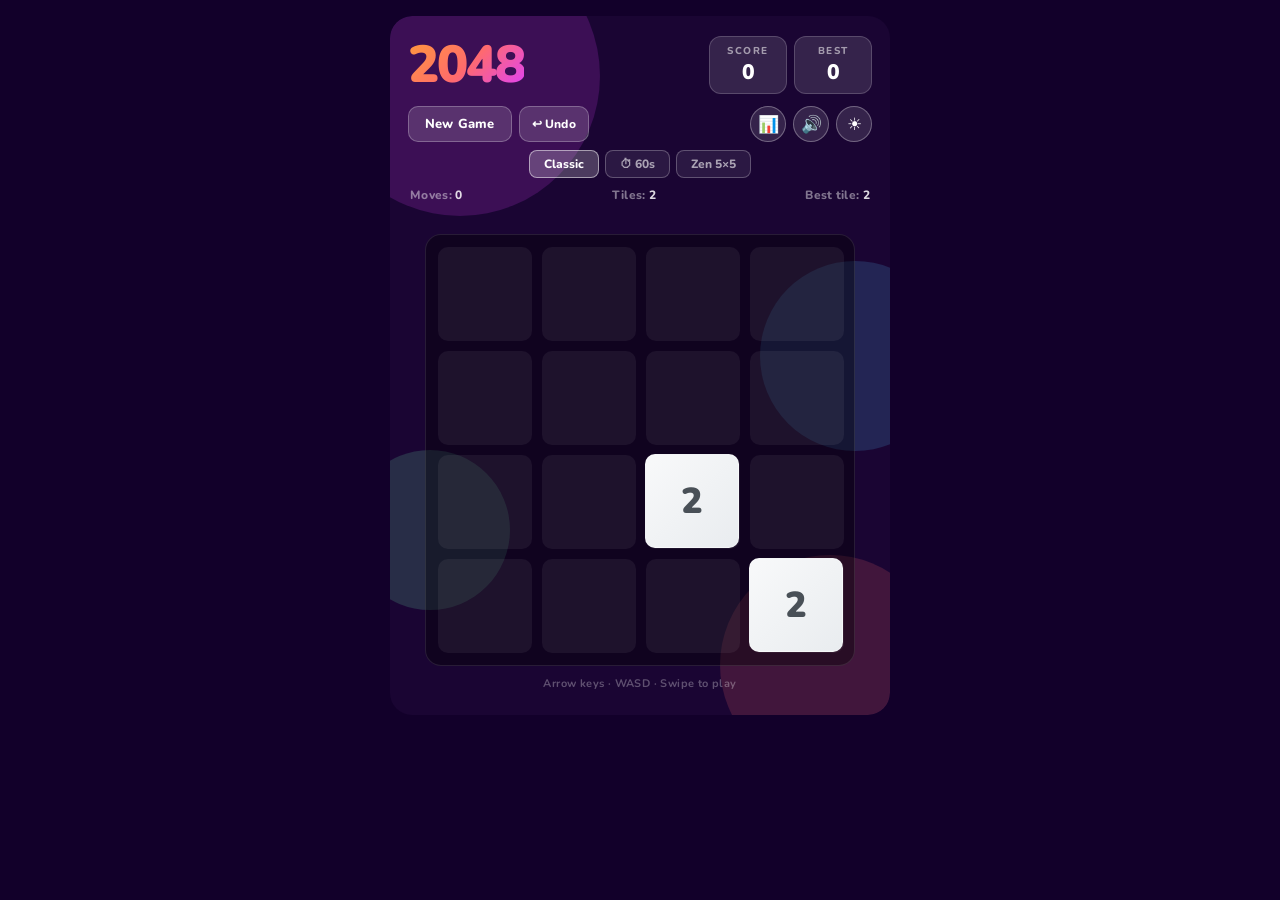
<file: public/2048_game/index.html>
<!DOCTYPE html>
<html lang="en">
<head>
  <meta charset="UTF-8" />
  <meta name="viewport" content="width=device-width, initial-scale=1.0" />
  <meta name="description" content="2048 — A beautiful, feature-rich tile puzzle game." />
  <title>2048</title>
  <link rel="preconnect" href="https://fonts.googleapis.com" />
  <link href="https://fonts.googleapis.com/css2?family=Nunito:wght@700;800;900&display=swap" rel="stylesheet" />
  <link rel="stylesheet" href="style.css" />
</head>
<body class="light">

  <div id="g">
    <!-- Animated background blobs -->
    <div class="blobs" aria-hidden="true">
      <div class="blob b1"></div>
      <div class="blob b2"></div>
      <div class="blob b3"></div>
      <div class="blob b4"></div>
    </div>

    <!-- Confetti canvas -->
    <canvas id="confetti-canvas" aria-hidden="true"></canvas>

    <div id="inner">

      <!-- Header: logo + scores -->
      <header class="hdr">
        <h1 class="logo" aria-label="2048">2048</h1>
        <div class="score-row" role="status" aria-live="polite" aria-label="Scores">
          <div class="sc" id="sc">
            <div class="sc-lbl">score</div>
            <div class="sc-val" id="sv">0</div>
          </div>
          <div class="sc" id="bc">
            <div class="sc-lbl">best</div>
            <div class="sc-val" id="bv">0</div>
          </div>
        </div>
      </header>

      <!-- Controls -->
      <div class="ctrl">
        <div class="btns">
          <button class="btn" id="nb" aria-label="New Game">New Game</button>
          <button class="btn sm" id="ub" aria-label="Undo last move">↩ Undo</button>
        </div>
        <div class="top-icons">
          <button class="icon-btn" id="stbtn" title="View Stats" aria-label="View Stats">📊</button>
          <button class="icon-btn" id="sdbtn" title="Toggle Sound" aria-label="Toggle Sound">🔊</button>
          <button class="icon-btn" id="tb"    title="Toggle Theme" aria-label="Toggle Theme">☀</button>
        </div>
      </div>

      <!-- Mode selector -->
      <div class="mode-row" role="group" aria-label="Game mode">
        <button class="mode-btn active" data-mode="classic">Classic</button>
        <button class="mode-btn" data-mode="timed">⏱ 60s</button>
        <button class="mode-btn" data-mode="zen">Zen 5×5</button>
      </div>

      <!-- Timer bar (timed mode only) -->
      <div class="timer-bar" id="tbar" aria-hidden="true">
        <div class="timer-fill" id="tfill" style="width:100%"></div>
      </div>

      <!-- Live metadata -->
      <div class="meta-row" role="status" aria-live="polite">
        <div class="meta-item">Moves: <span id="moves-val">0</span></div>
        <div class="meta-item">Tiles: <span id="tiles-val">2</span></div>
        <div class="meta-item">Best tile: <span id="btile-val">2</span></div>
      </div>

      <!-- Combo streak -->
      <div class="streak" id="streak" role="status" aria-live="polite"></div>

      <!-- Game board wrapper -->
      <div class="wrap" id="wr">
        <div class="board" id="bd" role="grid" aria-label="Game board"></div>
        <div class="tiles-layer" id="tl" aria-hidden="true"></div>

        <!-- Game-over / win overlay -->
        <div id="ov" style="display:none" role="dialog" aria-modal="true" aria-label="Game result"></div>

        <!-- Achievement pop-up -->
        <div class="achievement" id="ach" role="alert">
          <div class="ach-title">Achievement Unlocked</div>
          <div id="ach-msg"></div>
        </div>

        <!-- Toast notification -->
        <div class="toast" id="toast" role="status" aria-live="polite"></div>

        <!-- Stats modal -->
        <div class="stats-modal" id="stats-modal" role="dialog" aria-modal="true" aria-label="Your Statistics">
          <div class="stats-inner">
            <h2 class="stats-title">Your Stats</h2>
            <div class="stats-grid">
              <div class="stat-card"><div class="lbl">Best Score</div><div class="val" id="st-best">0</div></div>
              <div class="stat-card"><div class="lbl">Games Played</div><div class="val" id="st-games">0</div></div>
              <div class="stat-card"><div class="lbl">Wins</div><div class="val" id="st-wins">0</div></div>
              <div class="stat-card"><div class="lbl">Best Tile</div><div class="val" id="st-tile">2</div></div>
            </div>
            <div class="ach-list">
              <div class="ach-list-title">Achievements</div>
              <div id="ach-badges"></div>
            </div>
            <button class="btn" id="close-stats">Close</button>
          </div>
        </div>
      </div><!-- /.wrap -->

      <p class="hint">Arrow keys · WASD · Swipe to play</p>
    </div><!-- /#inner -->
  </div><!-- /#g -->

  <script src="script.js"></script>
</body>
</html>
</file>
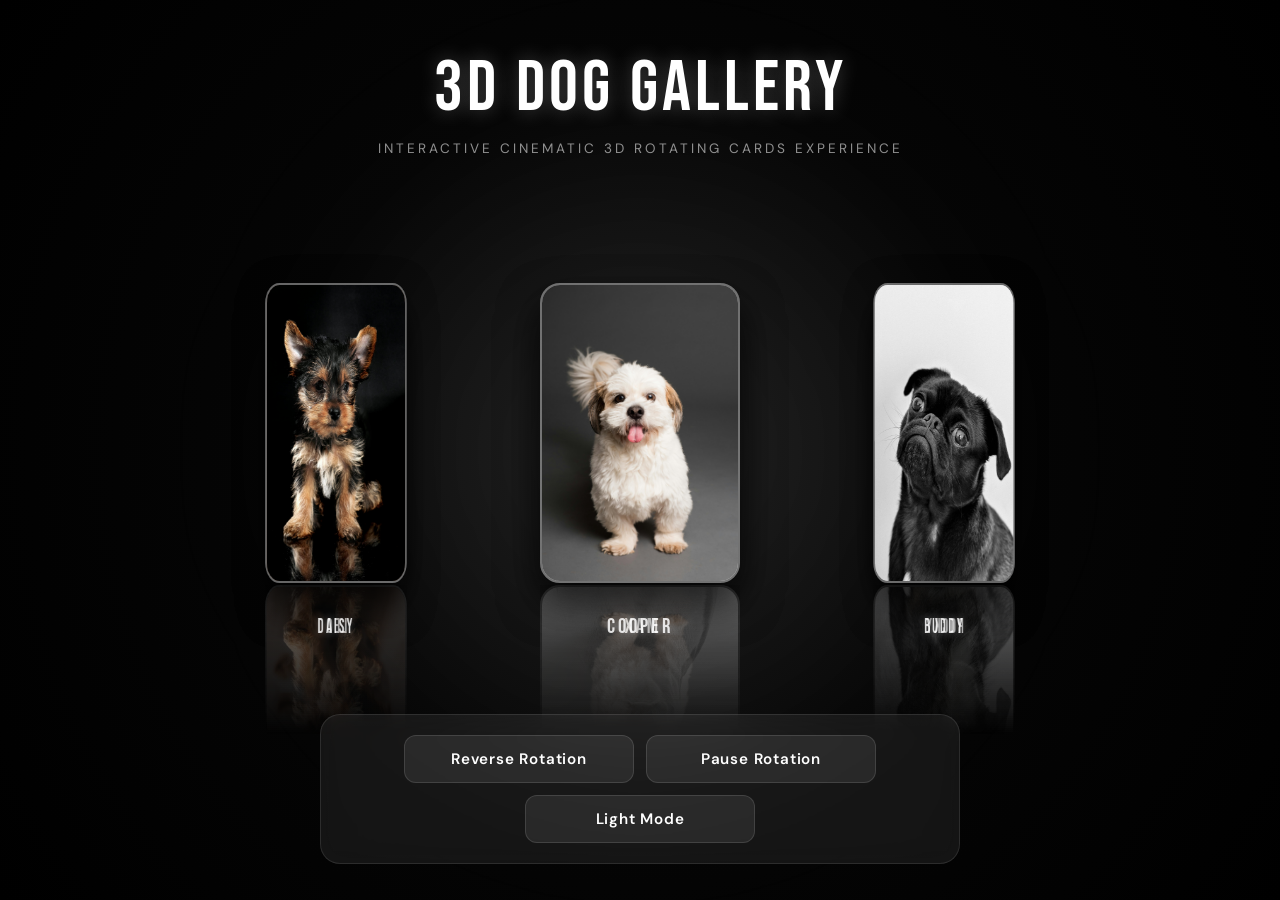
<file: public/3d cards/index.html>
<!DOCTYPE html>
<html lang="en">
  <head>
    <meta charset="UTF-8" />
    <meta name="viewport" content="width=device-width, initial-scale=1.0" />
    <title>3D Dog Gallery</title>
    <link rel="stylesheet" href="style.css" />
    <link rel="preconnect" href="https://fonts.googleapis.com" />
    <link rel="preconnect" href="https://fonts.gstatic.com" crossorigin />
    <link rel="icon" href="../favv.png" type="image/x-icon" />
    <link href="https://fonts.googleapis.com/css2?family=Bebas+Neue&family=DM+Sans:wght@400;500;600&display=swap" rel="stylesheet" />
  </head>

  <body>

    <div class="ambient-light"></div>

    
    <div class="hero-content">
      <h1>3D Dog Gallery</h1>
      <p>Interactive cinematic 3D rotating cards experience</p>
    </div>


    <div class="scene">
      <div class="box" id="slider">
        <span style="--i: 1">
          <img src="Images/img1.jpg" alt="Buddy" />
          <h2>Buddy</h2>
        </span>
        <span style="--i: 2">
          <img src="Images/img2.jpg" alt="Charlie" />
          <h2>Charlie</h2>
        </span>
        <span style="--i: 3">
          <img src="Images/img3.jpg" alt="Rocky" />
          <h2>Rocky</h2>
        </span>
        <span style="--i: 4">
          <img src="Images/img4.jpg" alt="Max" />
          <h2>Max</h2>
        </span>
        <span style="--i: 5">
          <img src="Images/img5.jpg" alt="Leo" />
          <h2>Leo</h2>
        </span>
        <span style="--i: 6">
          <img src="Images/img6.jpg" alt="Luna" />
          <h2>Luna</h2>
        </span>
        <span style="--i: 7">
          <img src="Images/img7.jpg" alt="Daisy" />
          <h2>Daisy</h2>
        </span>
        <span style="--i: 8">
          <img src="Images/img8.jpg" alt="Cooper" />
          <h2>Cooper</h2>
        </span>
      </div>
    </div>

    <div class="controls glass-panel">
      <button class="ctrl-btn" id="directionBtn">
        <span class="btn-label">Reverse Rotation</span>
      </button>
      <button class="ctrl-btn" id="pauseBtn">
        <span class="btn-label">Pause Rotation</span>
      </button>
      <button class="ctrl-btn" id="themeBtn">
        <span class="btn-label">Light Mode</span>
      </button>
    </div>

    <script src="script.js"></script>
  </body>
</html>
</file>
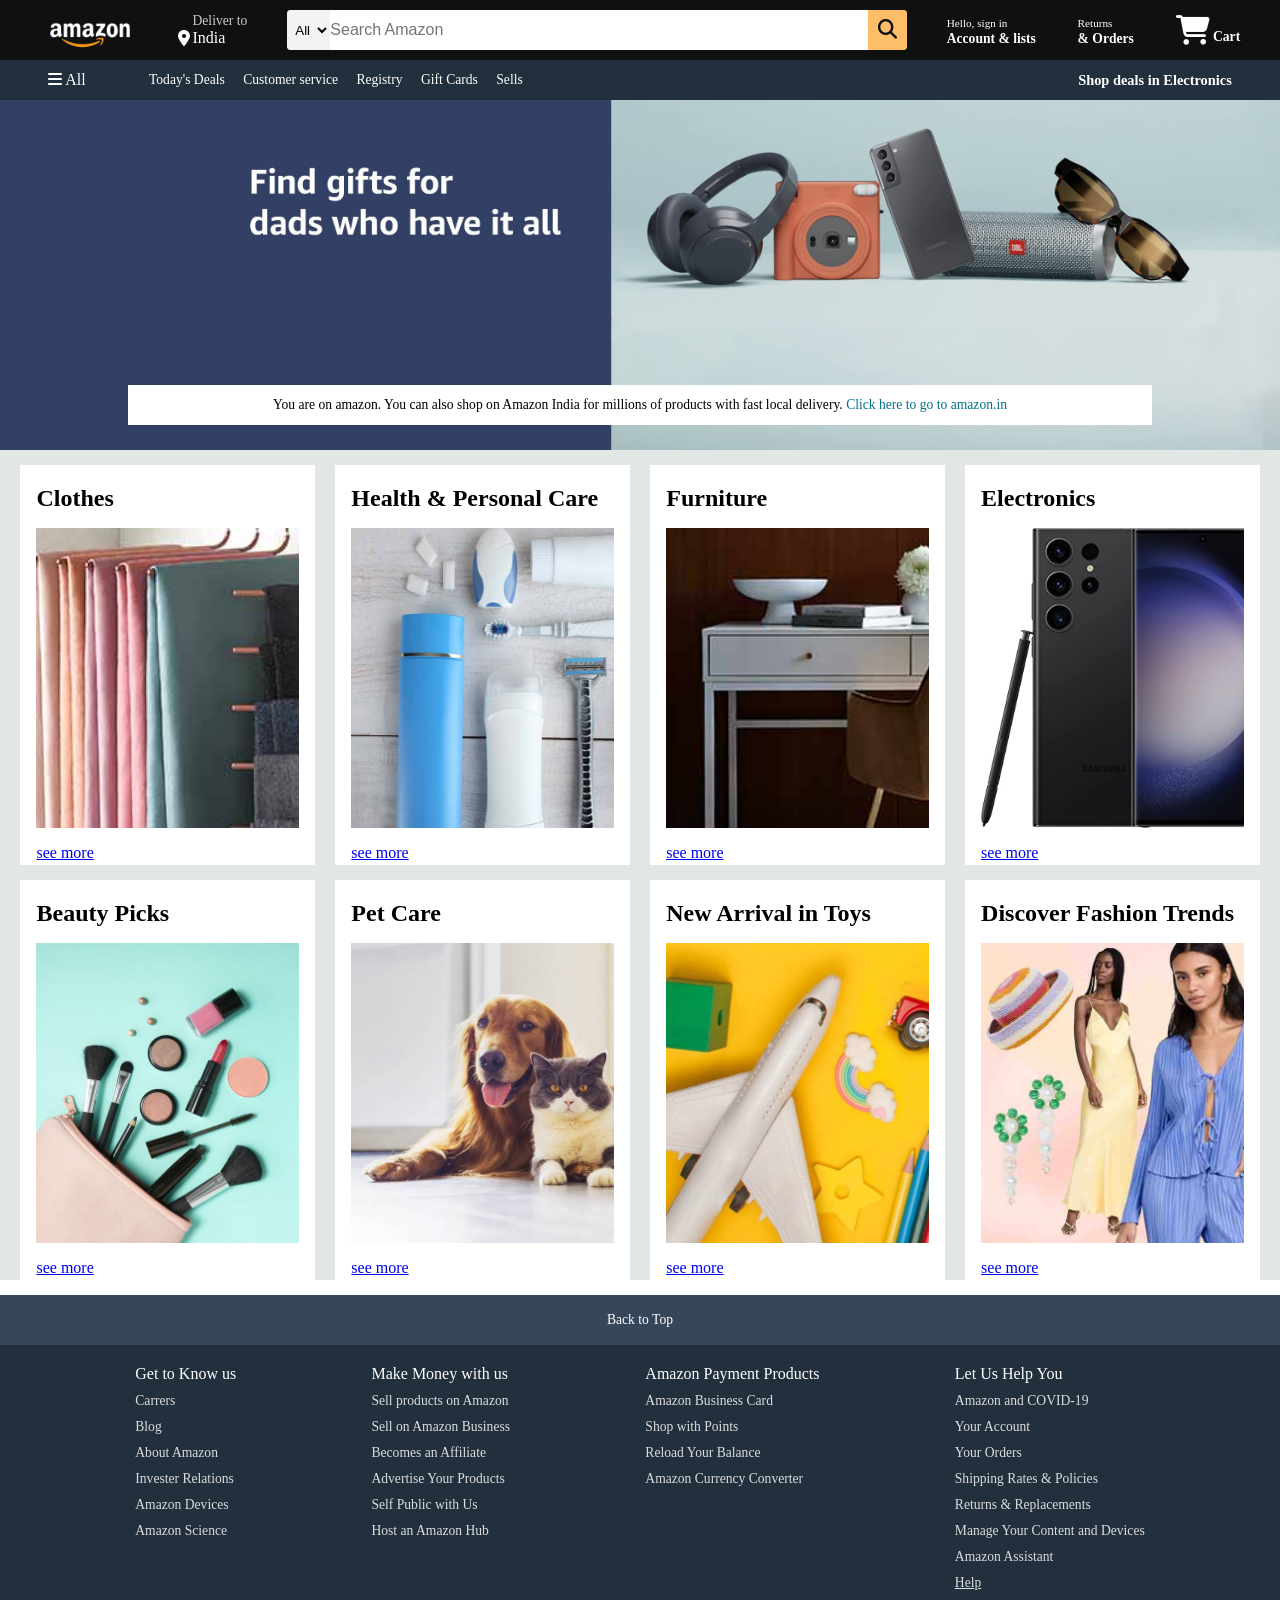
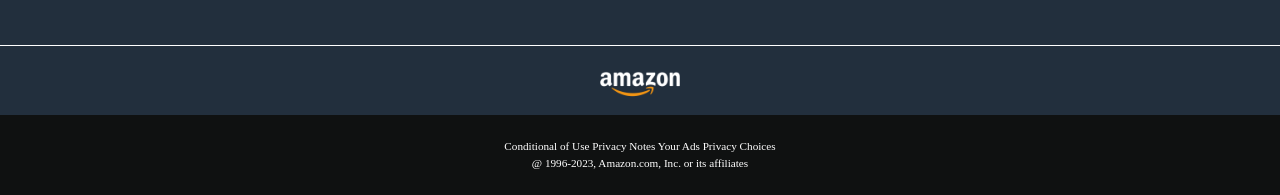
<file: public/Amazon_Clone/index.html>
<!DOCTYPE html>
<html lang="en">
<head>
  <meta charset="UTF-8">
  <meta name="viewport" content="width=device-width, initial-scale=1.0">
  <title>Amazon</title>
  <link rel="stylesheet" href="https://cdnjs.cloudflare.com/ajax/libs/font-awesome/6.5.1/css/all.min.css" integrity="sha512-DTOQO9RWCH3ppGqcWaEA1BIZOC6xxalwEsw9c2QQeAIftl+Vegovlnee1c9QX4TctnWMn13TZye+giMm8e2LwA==" crossorigin="anonymous" referrerpolicy="no-referrer" />
  <link rel="stylesheet" href="style.css">
  <link rel="icon" href="../favv.png" type="image/x-icon" />
</head>
<body>
  <header>
    <div class="navbar">
      <div class="nav-logo border" >
        <div class="logo"></div>
      </div>

        <div class="nav-address border">
          <p class="add-first">Deliver to</p>
          <div class="add-icon" >
            <i class="fa-solid fa-location-dot"></i>
            <p class="add-second">India</p>
          </div>

        </div>
      <div class="nav-search">
        <select class="search-select">
          <option>All</option>
        </select>
        <input placeholder="Search Amazon" class="search-input">
        <div class="search-icon">
          <i class="fa-solid fa-magnifying-glass"></i>

        </div>
      </div>
      <div class="na-singin border">
        <p><span>Hello, sign in</span></p>
        <p class="nav-second">Account & lists</p>
      </div>

      <div class="return border">
        <p><span>Returns</span></p>
        <p class="nav-second">& Orders</p>
      </div>
      <div class="nav-cart border">
        <i class="fa-solid fa-cart-shopping"></i>
        Cart
      </div>
   </div>

      <div class="panel">
        <div class="panel-all">
          <i class="fa-solid fa-bars"></i>
          All
      </div>
      <div class="panel-options">
        <p>Today's Deals</p>
        <p>Customer service</p>
        <p>Registry</p>
        <p>Gift Cards</p>
        <p>Sells</p>
      </div>
      <div class="panel-deals">
        Shop deals in Electronics
      </div>

      </div>

  </header>
  <div class="hero-section">
    <div class="hero-msg">
      <p>You are on amazon. You can also shop on Amazon India for millions of products with fast local delivery. <a>Click here to go to amazon.in</a></p>
    </div>
  </div>

   <div class="shop-section">
         <div class="box">
       <div class="box-content">
          <h2>Clothes</h2>
          <div class="box-img" style="background-image: url('box1_image.jpg');"></div>
          <a style="padding-right: 20px;" href="3"> see more</a>
      </div>
   </div>
    <div class="box">
      <div class="box-content">
        <h2>Health & Personal Care</h2>
        <div class="box-img" style="background-image: url('box2_image.jpg');"></div>
        <a style="padding-right: 20px;" href="#">see more</a>
    </div>
    </div>
    <div class="box">
      <div class="box-content">
      <h2>Furniture</h2>
      <div class="box-img" style="background-image: url('box3_image.jpg');"></div>
      <a style="padding-right: 20px;" href="#">see more</a>
      </div>
    </div>
    <div class="box">
      <div class="box-content">
      <h2>Electronics</h2>
      <div class="box-img" style="background-image: url('box4_image.jpg');"></div>
      <a style="padding-right: 20px;" href="#">see more</a>
      </div>
    </div>
    <div class="box">
      <div class="box-content">
         <h2>Beauty Picks</h2>
         <div class="box-img" style="background-image: url('box5_image.jpg');"></div>
          <a style="padding-right: 20px;" href="#">see more</a>
     </div>
  </div>
   <div class="box">
     <div class="box-content">
       <h2>Pet Care</h2>
       <div class="box-img" style="background-image: url('box6_image.jpg');"></div>
       <a style="padding-right: 20px;" href="#">see more</a>
   </div>
   </div>
   <div class="box">
     <div class="box-content">
     <h2>New Arrival in Toys</h2>
     <div class="box-img" style="background-image: url('box7_image.jpg');"></div>
     <a style="padding-right: 20px;" href="#">see more</a>
     </div>
   </div>
   <div class="box">
     <div class="box-content">
     <h2>Discover Fashion Trends</h2>
     <div class="box-img" style="background-image: url('box8_image.jpg');"></div>
     <a style="padding-right: 20px;" href="#">see more</a>
     </div>
   </div>
 </div>

 <footer>

  <div class="foot-panel1">
    Back to Top
  </div>

  <div class="foot-panel2">
    <ul>
        <p>Get to Know us</p>
        <a>Carrers</a>
        <a>Blog</a>
        <a>About Amazon</a>
        <a>Invester Relations</a>
        <a>Amazon Devices</a>
        <a>Amazon Science</a>
    </ul> 
    <ul>
        <p>Make Money with us</p>
        <a>Sell products on Amazon</a>
        <a>Sell on Amazon Business</a>
        <a>Becomes an Affiliate</a>
        <a>Advertise Your Products</a>
        <a>Self Public with Us</a>
        <a>Host an Amazon Hub</a>
    </ul> 
    <ul>
      <p>Amazon Payment Products</p>
      <a>Amazon Business Card</a>
      <a>Shop with Points</a>
      <a>Reload Your Balance</a>
      <a>Amazon Currency Converter</a>
  </ul>
   <ul>
    <p>Let Us Help You</p>
    <a>Amazon and COVID-19</a>
    <a>Your Account</a>
    <a>Your Orders</a>
    <a>Shipping Rates & Policies</a>
    <a>Returns & Replacements</a>
    <a>Manage Your Content and Devices</a>
    <a>Amazon Assistant</a>
    <a style="padding-right: 20px;" href="#"> Help</a>
</ul>
  </div>

  <div class="foot-panel3">
    <div class="logo"></div>
  </div>

  <div class="foot-panel4">
    <div class="pages">
      <a>Conditional of Use</a>
      <a>Privacy Notes</a>
      <a>Your Ads Privacy Choices</a>
    </div>
    <div class="copyright">
      @ 1996-2023, Amazon.com, Inc. or its affiliates
    </div>
  </div>

 </footer>
</body>
</html>
</file>
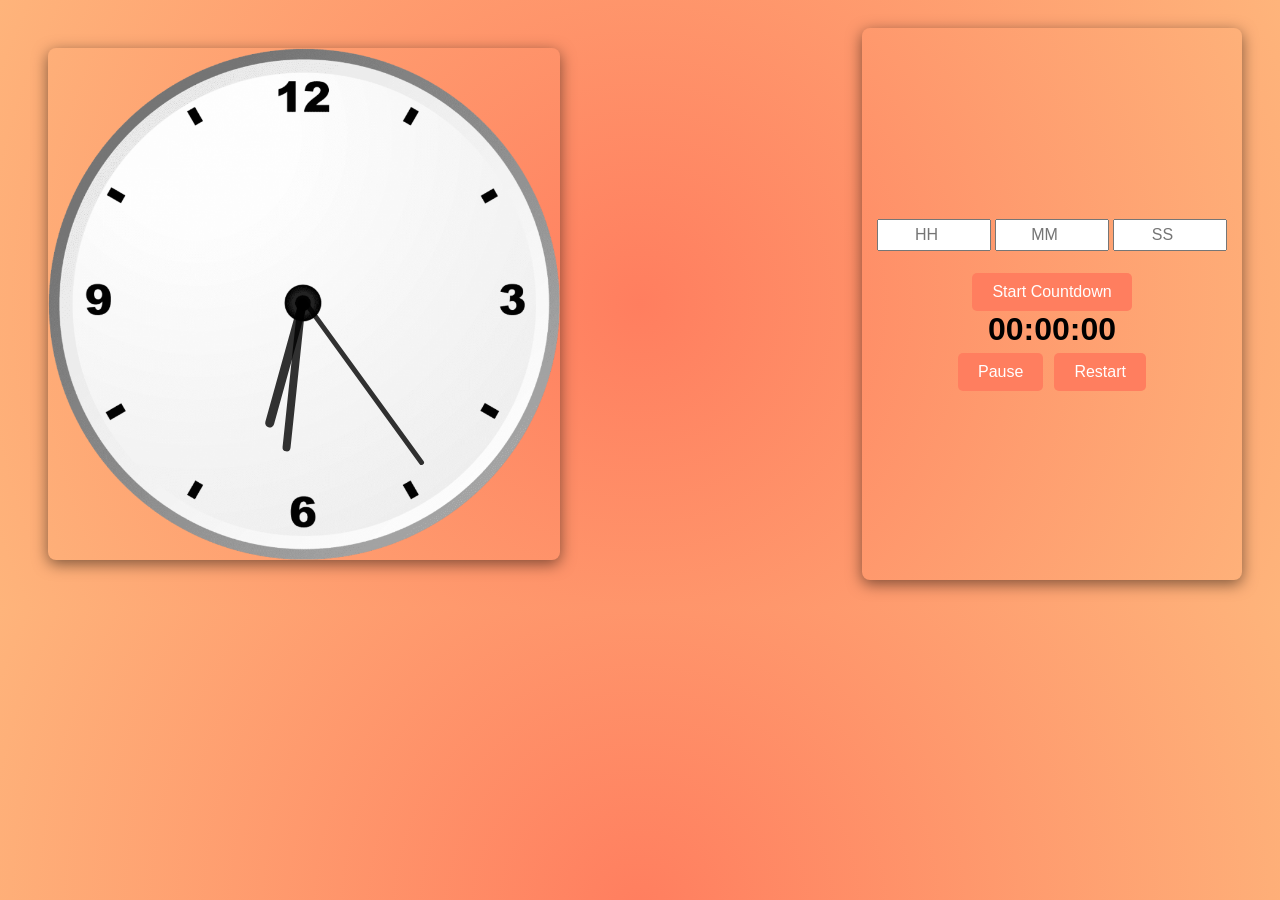
<file: public/AnalogClock/index.html>
<!DOCTYPE html>
<html lang="en">

<head>
    <meta charset="UTF-8">
    <meta name="viewport" content="width=device-width, initial-scale=1.0">
    <title>Analog Clock</title>
    <link rel="stylesheet" href="index.css">
    <link rel="icon" href="../favv.png" type="image/x-icon" />
    <script src="index.js"></script>
</head>

<body>
    <div id="clockContainer">
        <div id="hour"></div>
        <div id="minute"></div>
        <div id="second"></div>
    </div>

    <div id="timerContainer">
        <div id="timeInput">
            <input type="number" id="hours" placeholder="HH" min="0" max="23" />
            <input type="number" id="minutes" placeholder="MM" min="0" max="59" />
            <input type="number" id="seconds" placeholder="SS" min="0" max="59" />
        </div>
        <button onclick="startCountdown()">Start Countdown</button>
        <div id="countdownDisplay">00:00:00</div>
        <div id="timerControls">
            <button id="pausebtn" onclick="pauseCountdown()">Pause</button>
            <button id="restartbtn" onclick="restartCountdown()">Restart</button>

        </div>

        <div id="timerUpMsg"  style="display: none;">
            <p><b>Time's Up!</b></p>
        </div>
    </div>

    <!-- Audio Element -->
    <audio id="timerSound" src="timer.mp3"></audio>

    
</body>

</html>
</file>
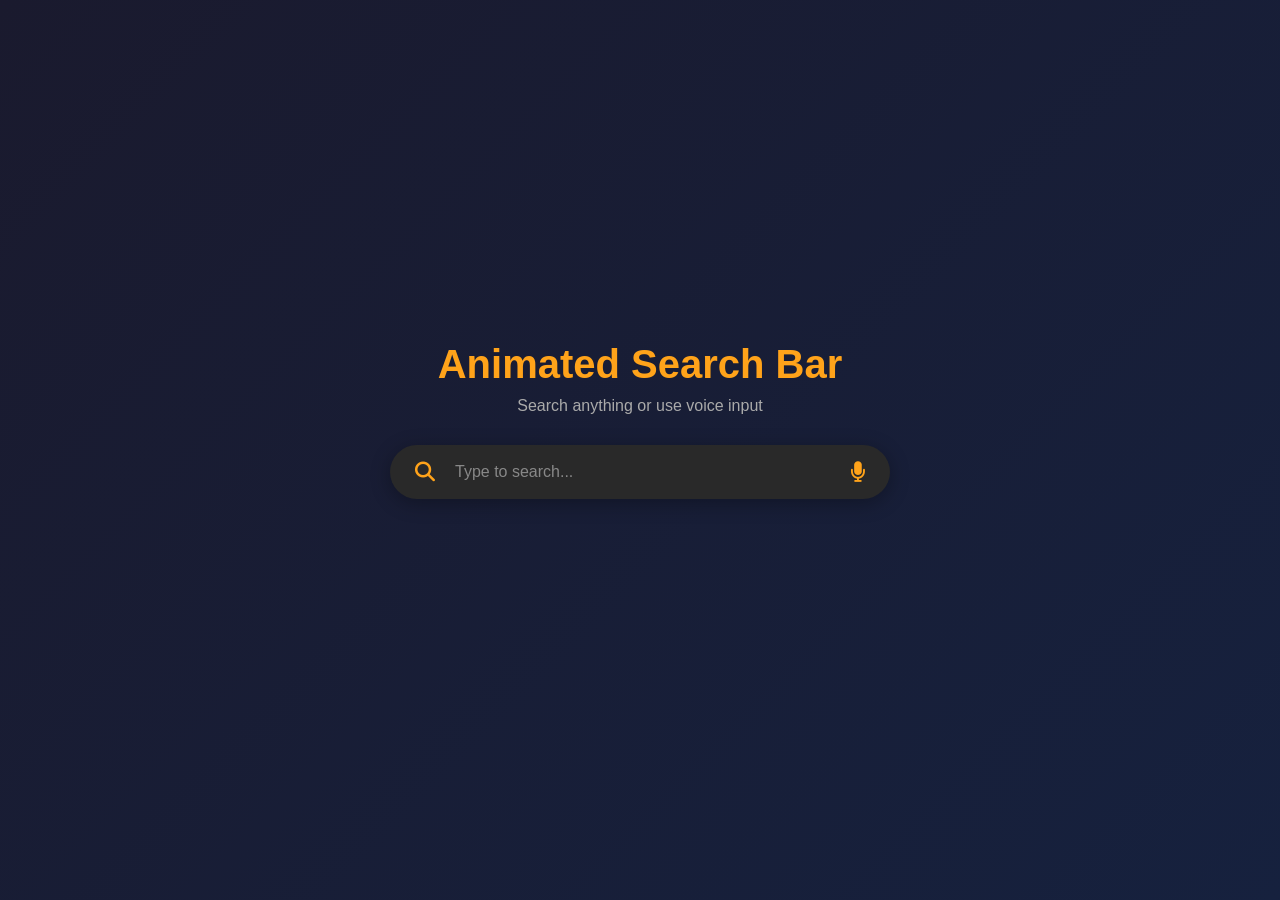
<file: public/Animated Searchbar/index.html>
<!DOCTYPE html>
<html lang="en">
<head>
  <meta charset="UTF-8">
  <meta name="viewport" content="width=device-width, initial-scale=1.0">
  <title>Animated Search Bar</title>
  <link rel="icon" type="image/svg+xml" href="favicon.svg">
  <link rel="stylesheet" href="https://cdnjs.cloudflare.com/ajax/libs/font-awesome/6.5.1/css/all.min.css">
  <link rel="stylesheet" href="style.css">
</head>
<body>
  <h1>Animated Search Bar</h1>
  <p class="subtitle">Search anything or use voice input</p>

  <div class="search-wrapper">
    <div class="container">
      <i class="fa-solid fa-magnifying-glass magnifier" aria-label="Search" role="button" tabindex="0"></i>
      <input 
        type="text" 
        class="input" 
        placeholder="Type to search..." 
        aria-label="Search input"
        autocomplete="off"
      />
      <i class="fa-solid fa-xmark clear-icon" aria-label="Clear search" role="button" tabindex="0"></i>
      <i class="fa-solid fa-microphone mic-icon" aria-label="Voice search" role="button" tabindex="0"></i>
      <div class="loading-spinner"></div>
    </div>

    <div class="suggestions-box" id="suggestions"></div>
  </div>

  <div id="result" class="result-box"></div>

  <script src="app.js"></script>
</body>
</html>
</file>
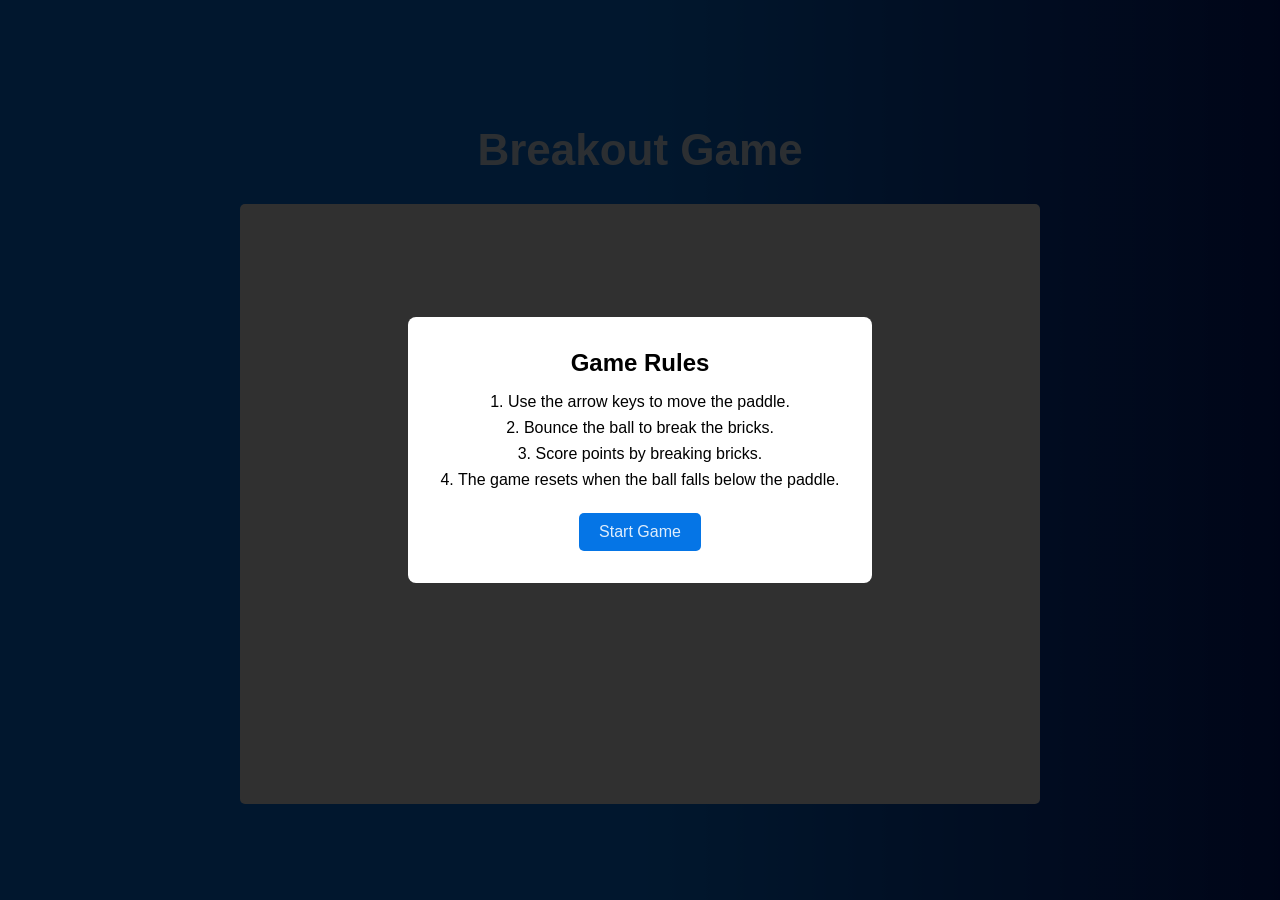
<file: public/Breakout game/index.html>
<!DOCTYPE html>
<html lang="en">
<head>
    <meta charset="UTF-8" />
    <meta name="viewport" content="width=device-width, initial-scale=1.0" />
    <link rel="stylesheet" href="styles.css" />
    <link rel="icon" href="../favv.png" type="image/x-icon" />
    <script src="script.js" defer></script>
    <title>Breakout Game</title>
</head>
<body>
    <h1>Breakout Game</h1>
    <canvas id="canvas"></canvas>
    <div id="countdown" class="countdown hidden">
      3
    </div>
    <div id="rules-container" class="rules-container">
        <div class="rules-content">
            <h2>Game Rules</h2>
            <p>1. Use the arrow keys to move the paddle.</p>
            <p>2. Bounce the ball to break the bricks.</p>
            <p>3. Score points by breaking bricks.</p>
            <p>4. The game resets when the ball falls below the paddle.</p>
            <button id="start-btn" class="btn">Start Game</button>
        </div>
    </div>

    <div id="game-over-container" class="game-over-container hidden">
    <div class="game-over-content">
        <h2>Game Over</h2>

        <p>Your Score: <span id="final-score">0</span></p>

        <p>Highest Score: <span id="high-score">0</span></p>

        <button id="restart-btn" class="btn">Restart Game</button>
    </div>
</div>

</body>
</html>
</file>
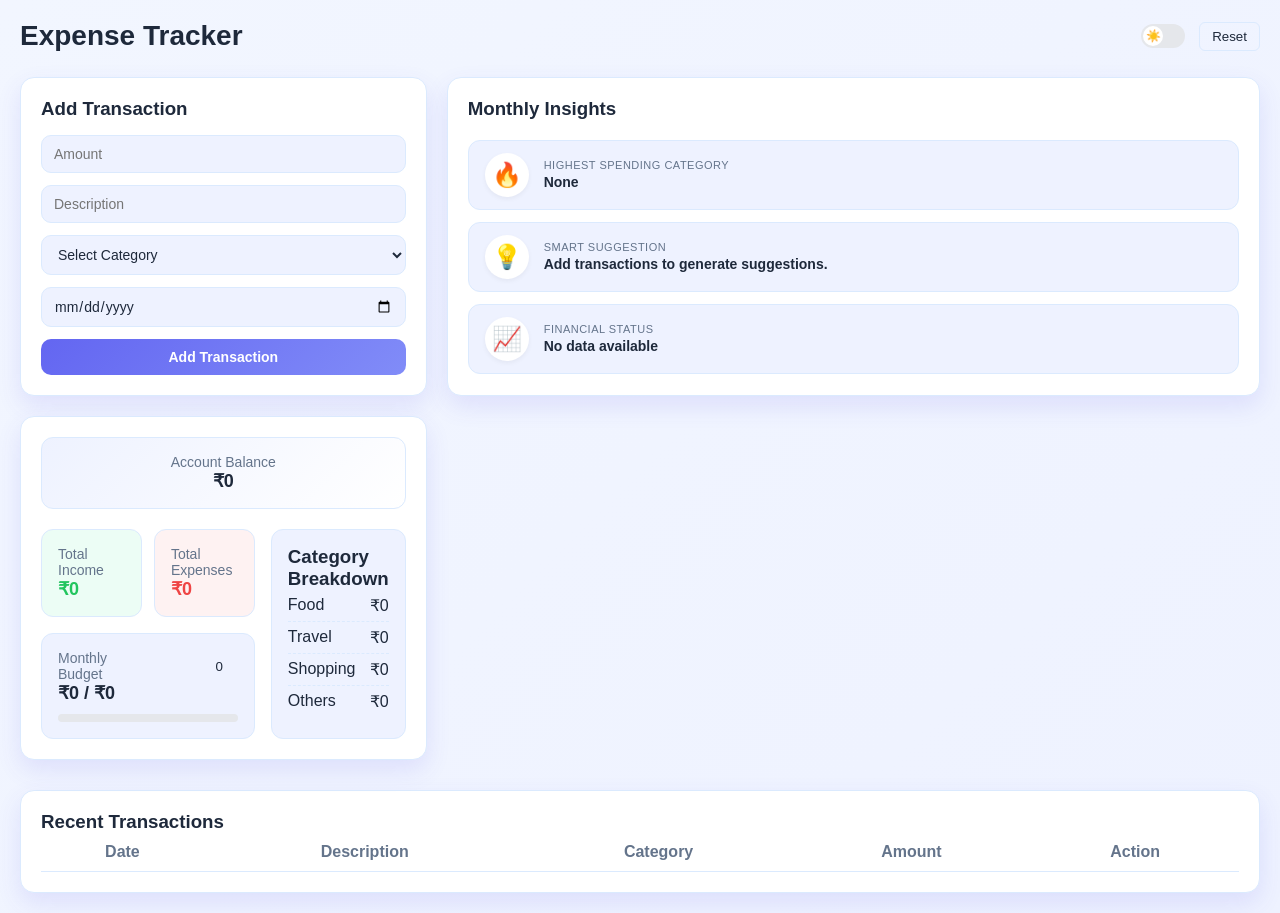
<file: public/Budget Tracker/index.html>
<!DOCTYPE html>
<html lang="en">
<head>
  <meta charset="UTF-8" />
  <meta name="viewport" content="width=device-width, initial-scale=1.0" />
  <title>Expense Tracker</title>
  <link rel="stylesheet" href="style.css" />
</head>

<body>
  <div class="main">

    <!-- HEADER -->
    <header class="header">
      <h1 class="main-heading">Expense Tracker</h1>

      <div class="mode-toggle">
        <input type="checkbox" class="mode" />
        <button id="resetBtn">Reset</button>
      </div>
    </header>

    <!-- MAIN LAYOUT -->
    <div class="main-layout">

      <!-- ADD TRANSACTION -->
      <section class="add-data">
        <h3>Add Transaction</h3>

        <form class="add-transaction">
          <input type="number" id="amt" placeholder="Amount" required />
          <input type="text" id="desc" placeholder="Description" required />

          <!-- values MUST be lowercase -->
          <select id="cat" required>
            <option value="">Select Category</option>
            <option value="food">Food</option>
            <option value="travel">Travel</option>
            <option value="shopping">Shopping</option>
            <option value="income">Income</option>
            <option value="other">Others</option>
          </select>

          <input type="date" id="date" required />
          <input type="submit" value="Add Transaction" />
        </form>
      </section>

      <!-- INSIGHTS -->
      <section class="insights">
        <h3>Monthly Insights</h3>
        <div class="insights-body">
          <div class="insight-card">
            <span class="insight-icon">🔥</span>
            <div class="insight-info">
              <p class="insight-label">Highest Spending Category</p>
              <p class="insight-value" id="highest-spending-cat">None</p>
            </div>
          </div>
          
          <div class="insight-card">
            <span class="insight-icon">💡</span>
            <div class="insight-info">
              <p class="insight-label">Smart Suggestion</p>
              <p class="insight-value" id="smart-suggestion">Add transactions to generate suggestions.</p>
            </div>
          </div>

          <div class="insight-card">
            <span class="insight-icon">📈</span>
            <div class="insight-info">
              <p class="insight-label">Financial Status</p>
              <p class="insight-value" id="financial-status">No data available</p>
            </div>
          </div>
        </div>
      </section>

      <!-- SUMMARY -->
      <section class="summary">

        <!-- ACCOUNT BALANCE -->
        <div class="acc-balance">
          <p class="label">Account Balance</p>
          <p class="amount" id="curramt">₹0</p>
        </div>

        <div class="summary-body">

          <!-- LEFT COLUMN -->
          <div class="summary-left">

            <!-- INCOME & EXPENSE -->
            <div class="income-expense">
              <div class="income">
                <p class="label">Total Income</p>
                <p class="amount" id="income">₹0</p>
              </div>

              <div class="expense">
                <p class="label">Total Expenses</p>
                <p class="amount" id="expense">₹0</p>
              </div>
            </div>

            <!-- MONTHLY BUDGET -->
            <div class="monthly-budget">
              <div class="budget-header">
                <p class="label">Monthly Budget</p>
                <input type="number" id="budgetInput" placeholder="Set Budget" />
              </div>

              <p class="amount" id="budget">₹0 / ₹0</p>

              <div class="progress-bar">
                <div class="progress-fill"></div>
              </div>
            </div>
          </div>

          <!-- CATEGORY BREAKDOWN -->
          <div class="category-breakdown">
            <h3>Category Breakdown</h3>
            <p>Food <span data-cat="food">₹0</span></p>
            <p>Travel <span data-cat="travel">₹0</span></p>
            <p>Shopping <span data-cat="shopping">₹0</span></p>
            <p>Others <span data-cat="other">₹0</span></p>
          </div>

        </div>
      </section>
    </div>

    <!-- RECENT TRANSACTIONS -->
    <section class="recent-activity">
      <h3>Recent Transactions</h3>

      <table>
        <thead>
          <tr>
            <th>Date</th>
            <th>Description</th>
            <th>Category</th>
            <th>Amount</th>
            <th>Action</th>
          </tr>
        </thead>
        <tbody id="transaction-list"></tbody>
      </table>
    </section>

  </div>

  <script src="script.js"></script>
</body>
</html>
</file>
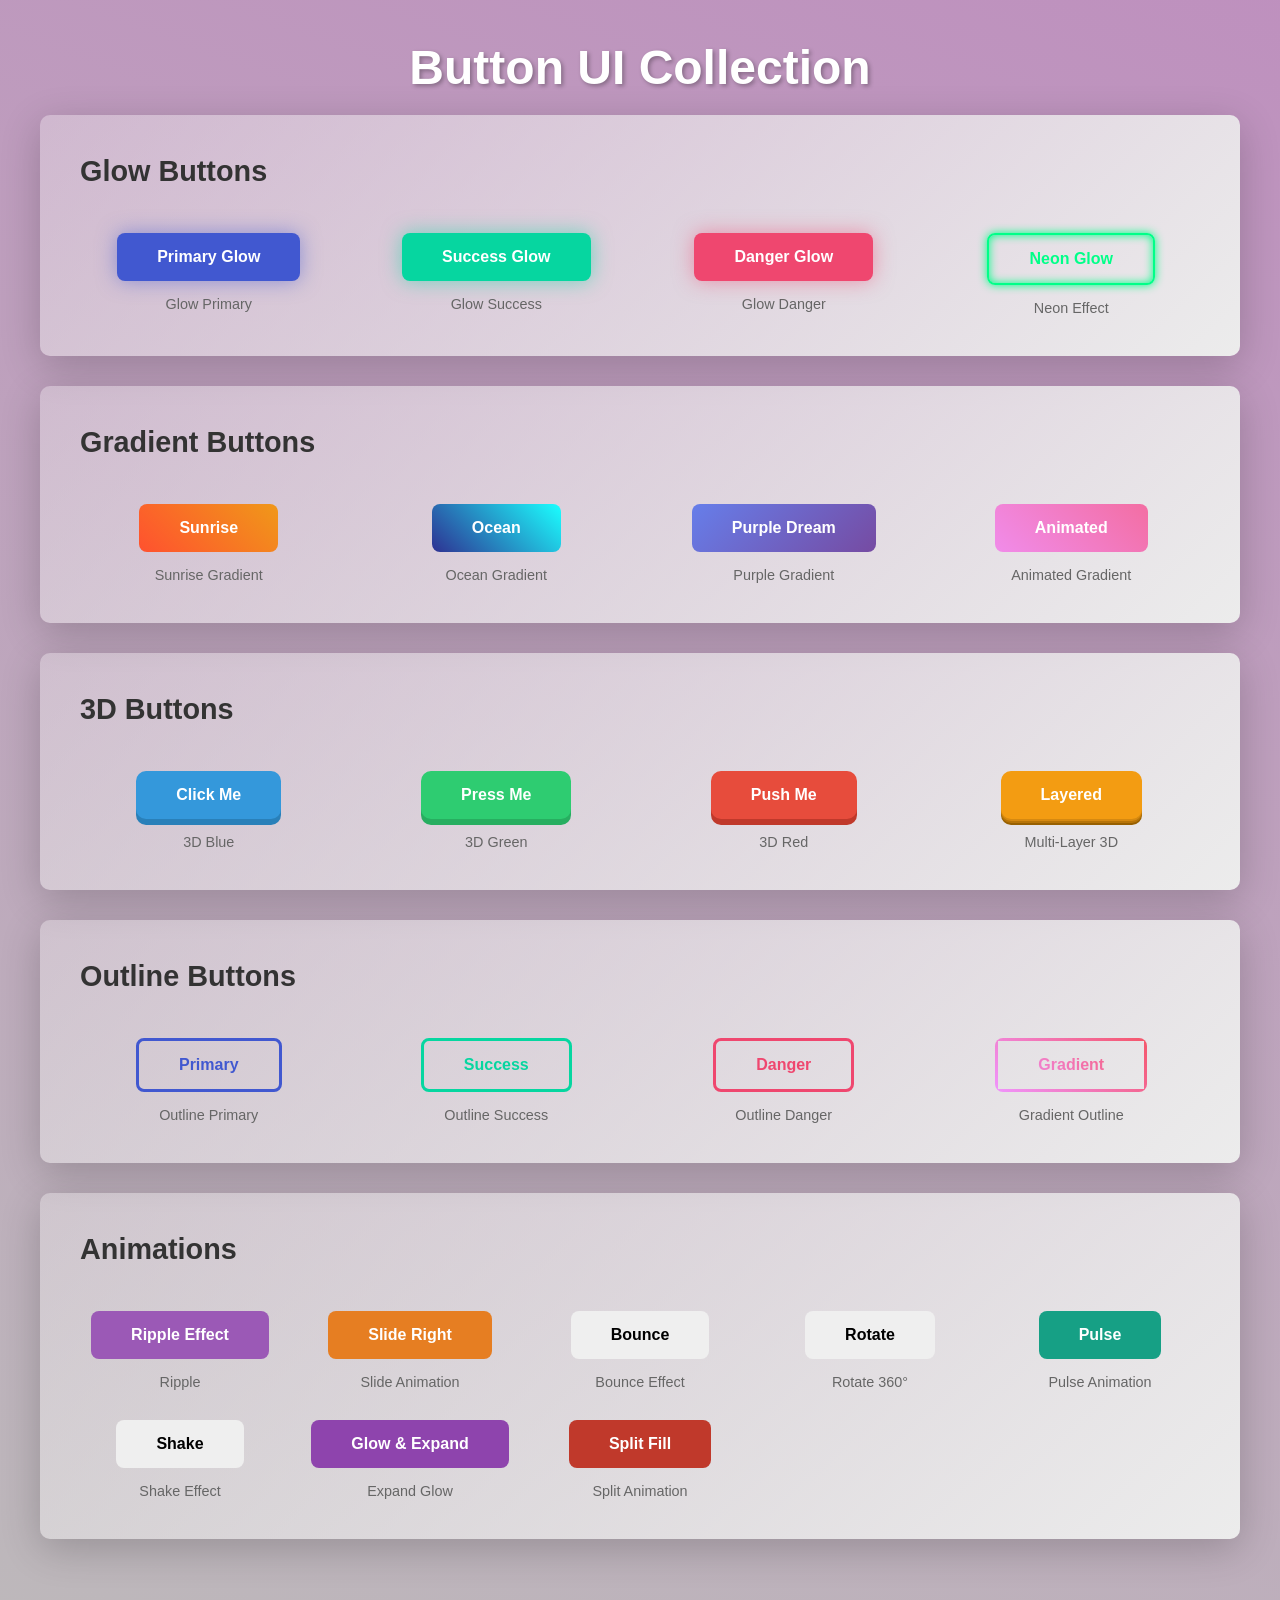
<file: public/ButtonsUIPage/index.html>
<!DOCTYPE html>
<html lang="en">
<head>
    <meta charset="UTF-8">
    <meta name="viewport" content="width=device-width, initial-scale=1.0">
    <title>Button UI Collection</title>
    <link rel="stylesheet" href="style.css">
</head>
<body>
    <div class="container">
        <h1>Button UI Collection</h1>

        <!-- Glow Buttons Section -->
        <div class="section">
            <h2 class="section-title">Glow Buttons</h2>
            <div class="button-grid">
                <div class="button-item">
                    <button class="glow-primary">Primary Glow</button>
                    <span class="button-label">Glow Primary</span>
                </div>
                <div class="button-item">
                    <button class="glow-success">Success Glow</button>
                    <span class="button-label">Glow Success</span>
                </div>
                <div class="button-item">
                    <button class="glow-danger">Danger Glow</button>
                    <span class="button-label">Glow Danger</span>
                </div>
                <div class="button-item">
                    <button class="glow-neon">Neon Glow</button>
                    <span class="button-label">Neon Effect</span>
                </div>
            </div>
        </div>

        <!-- Gradient Buttons Section -->
        <div class="section">
            <h2 class="section-title">Gradient Buttons</h2>
            <div class="button-grid">
                <div class="button-item">
                    <button class="gradient-sunrise">Sunrise</button>
                    <span class="button-label">Sunrise Gradient</span>
                </div>
                <div class="button-item">
                    <button class="gradient-ocean">Ocean</button>
                    <span class="button-label">Ocean Gradient</span>
                </div>
                <div class="button-item">
                    <button class="gradient-purple">Purple Dream</button>
                    <span class="button-label">Purple Gradient</span>
                </div>
                <div class="button-item">
                    <button class="gradient-animated">Animated</button>
                    <span class="button-label">Animated Gradient</span>
                </div>
            </div>
        </div>

        <!-- 3D Buttons Section -->
        <div class="section">
            <h2 class="section-title"> 3D Buttons</h2>
            <div class="button-grid">
                <div class="button-item">
                    <button class="btn-3d-blue">Click Me</button>
                    <span class="button-label">3D Blue</span>
                </div>
                <div class="button-item">
                    <button class="btn-3d-green">Press Me</button>
                    <span class="button-label">3D Green</span>
                </div>
                <div class="button-item">
                    <button class="btn-3d-red">Push Me</button>
                    <span class="button-label">3D Red</span>
                </div>
                <div class="button-item">
                    <button class="btn-3d-layered">Layered</button>
                    <span class="button-label">Multi-Layer 3D</span>
                </div>
            </div>
        </div>

        <!-- Outline Buttons Section -->
        <div class="section">
            <h2 class="section-title"> Outline Buttons</h2>
            <div class="button-grid">
                <div class="button-item">
                    <button class="outline-primary">Primary</button>
                    <span class="button-label">Outline Primary</span>
                </div>
                <div class="button-item">
                    <button class="outline-success">Success</button>
                    <span class="button-label">Outline Success</span>
                </div>
                <div class="button-item">
                    <button class="outline-danger">Danger</button>
                    <span class="button-label">Outline Danger</span>
                </div>
                <div class="button-item">
                    <button class="outline-gradient">Gradient</button>
                    <span class="button-label">Gradient Outline</span>
                </div>
            </div>
        </div>

        <!-- Animations Section -->
        <div class="section">
            <h2 class="section-title"> Animations</h2>
            <div class="button-grid">
                <div class="button-item">
                    <button class="ripple">Ripple Effect</button>
                    <span class="button-label">Ripple</span>
                </div>
                <div class="button-item">
                    <button class="slide-right">Slide Right</button>
                    <span class="button-label">Slide Animation</span>
                </div>
                <div class="button-item">
                    <button class="bounce">Bounce</button>
                    <span class="button-label">Bounce Effect</span>
                </div>
                <div class="button-item">
                    <button class="rotate">Rotate</button>
                    <span class="button-label">Rotate 360°</span>
                </div>
                <div class="button-item">
                    <button class="pulse">Pulse</button>
                    <span class="button-label">Pulse Animation</span>
                </div>
                <div class="button-item">
                    <button class="shake">Shake</button>
                    <span class="button-label">Shake Effect</span>
                </div>
                <div class="button-item">
                    <button class="glow-expand">Glow & Expand</button>
                    <span class="button-label">Expand Glow</span>
                </div>
                <div class="button-item">
                    <button class="split">Split Fill</button>
                    <span class="button-label">Split Animation</span>
                </div>
            </div>
        </div>
    </div>
</body>
</html>
</file>
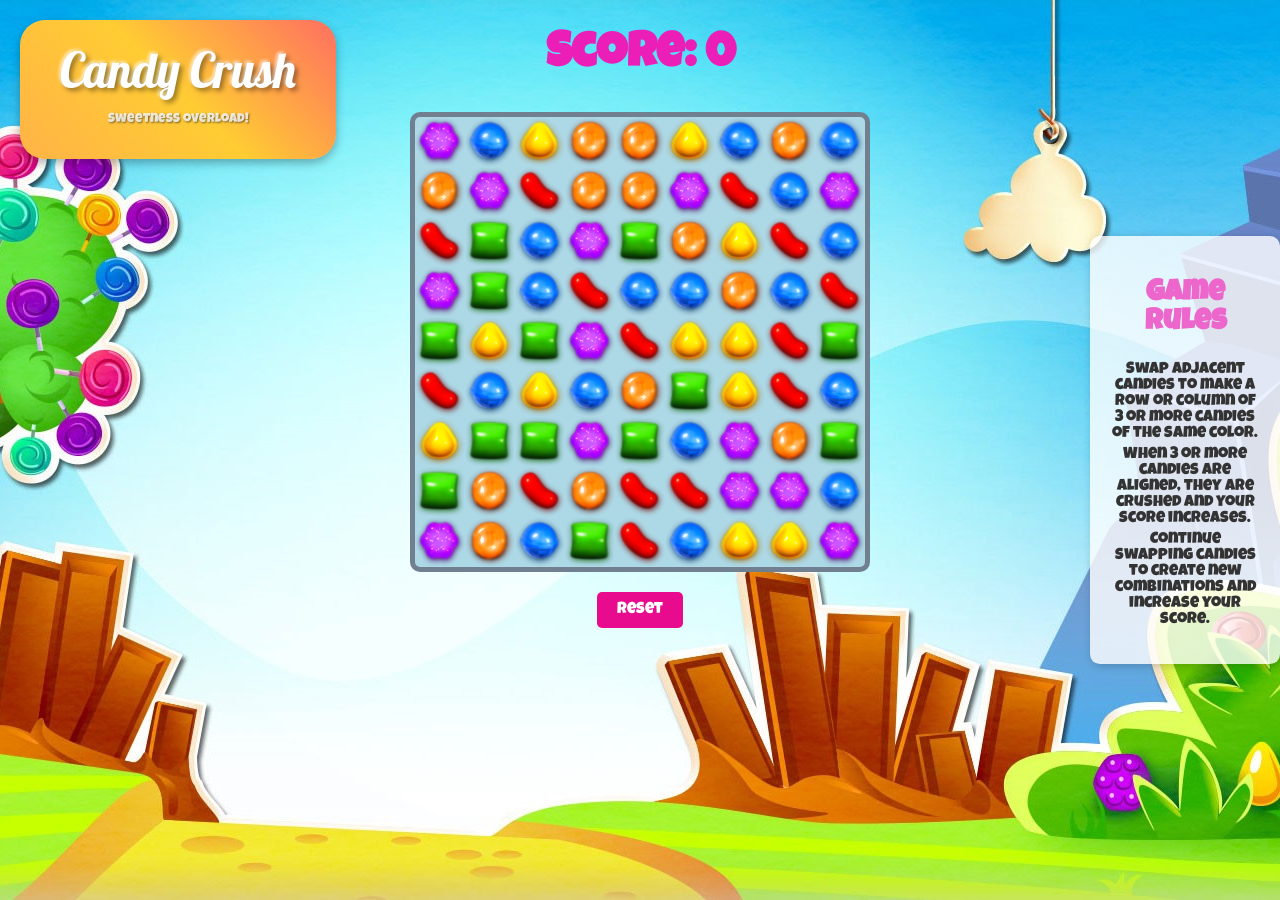
<file: public/Candy_Crush_Game/index.html>
<!DOCTYPE html>
<html>
    <head>
        <meta charset="UTF-8">
        <meta name="viewport" content="width=device-width, initial-scale=1.0">
        <title>Candy Crush</title>
        <link rel="stylesheet" href="style.css">
        <link rel="icon" href="../favv.png" type="image/x-icon" />
        <link href="https://fonts.googleapis.com/css2?family=Luckiest+Guy&display=swap" rel="stylesheet">
        <link rel="preconnect" href="https://fonts.googleapis.com">
<link rel="preconnect" href="https://fonts.gstatic.com" crossorigin>
<link href="https://fonts.googleapis.com/css2?family=Lobster&display=swap" rel="stylesheet">
<link rel="stylesheet" href="https://cdnjs.cloudflare.com/ajax/libs/font-awesome/6.0.0-beta3/css/all.min.css">

        <script src="script.js"></script>
    </head>

    <body>
        <div class="logo-container">
            <p class="logo-text">Candy Crush</p>
            <p class="logo-subtext">Sweetness overload!</p>
        </div>
        <h1>Score: <span id="score1">0</span></h1>
        <div id="rules">
            <h2>Game Rules</h2>
            <ul>
                <li>Swap adjacent candies to make a row or column of 3 or more candies of the same color.</li>
                <li>When 3 or more candies are aligned, they are crushed and your score increases.</li>
                <li>Continue swapping candies to create new combinations and increase your score.</li>
                
            </ul>
        </div>
        <div id="board"></div>
        <button id="Reset">Reset</button>
    </body>
</html>
</file>
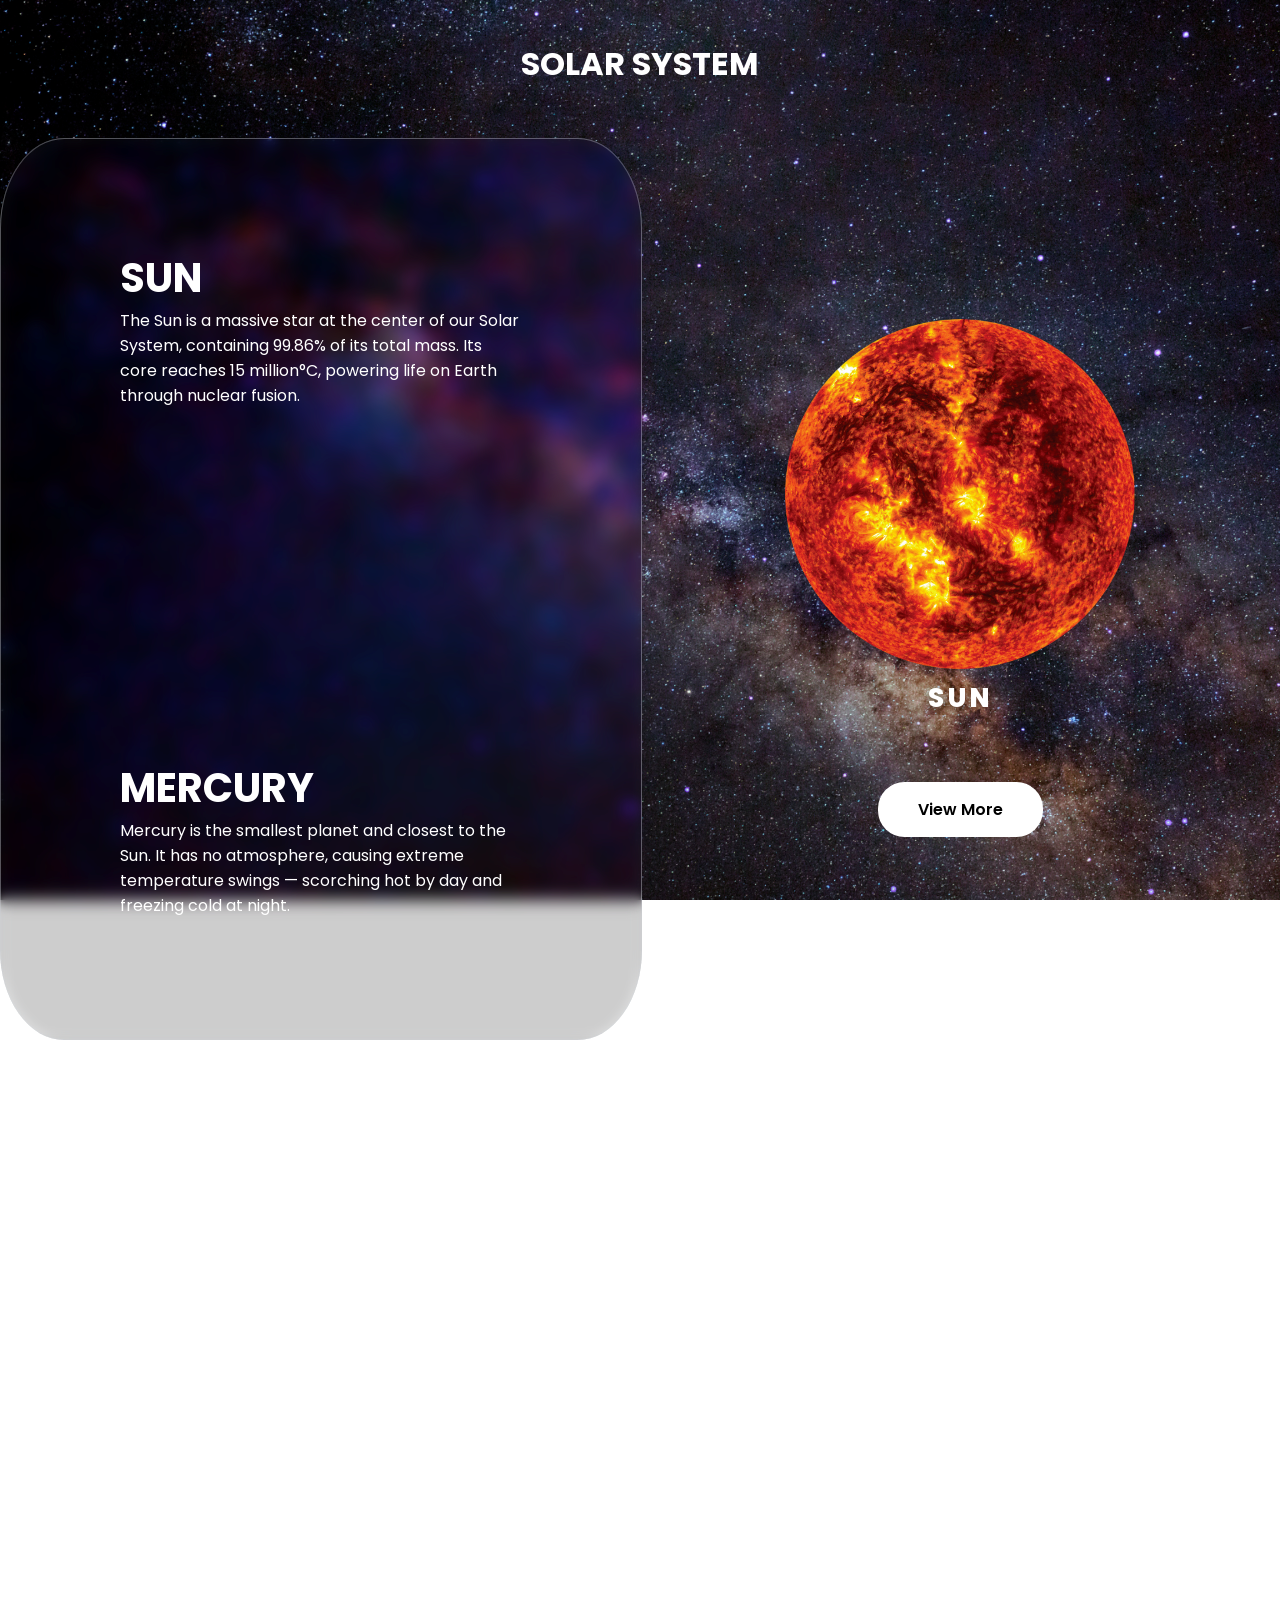
<file: public/carousal/index.html>
<!DOCTYPE html>
<html lang="en">

<head>
  <meta charset="UTF-8" />
  <meta name="viewport" content="width=device-width, initial-scale=1.0" />
  <link rel="stylesheet" href="index.css" />
  <link rel="icon" href="../favv.png" type="image/x-icon" />

  <title>3D-COUROSAL</title>
</head>

<body>
  <div class="center">
    <div class="top">SOLAR SYSTEM </div>
    <div class="carousal">
      <div class="left">
        <div class="item-left active">
        <div class="text">SUN</div>
        <div class="detail">The Sun is a massive star at the center of our Solar System, containing 99.86% of its total mass. Its core reaches 15 million°C, powering life on Earth through nuclear fusion.</div>
        </div>
        <div class="item-left">
        <div class="text">MERCURY</div>
        <div class="detail">Mercury is the smallest planet and closest to the Sun. It has no atmosphere, causing extreme temperature swings — scorching hot by day and freezing cold at night.</div>
        </div>  
        <div class="item-left">
        <div class="text">VENUS</div>
        <div class="detail">Venus is the hottest planet, with surface temperatures reaching 465°C due to its thick CO₂ atmosphere. It rotates backwards, making the Sun rise in the west.</div>
        </div>
        <div class="item-left">

        <div class="text">EARTH</div>
        <div class="detail">Earth is the only known planet to harbor life. Liquid water, a protective atmosphere, and a magnetic field make it uniquely suited for complex organisms.</div>
        </div>
        <div class="item-left">
        <div class="text">MOON</div>
        <div class="detail">Earth's only natural satellite, the Moon stabilizes our planet's axial tilt and drives ocean tides. It is the only celestial body beyond Earth visited by humans.</div>
        </div>
        <div class="item-left">
        <div class="text">MARS</div>
        <div class="detail">Known as the Red Planet due to iron oxide on its surface, Mars has the tallest volcano in the Solar System — Olympus Mons — and is actively explored for signs of past life.</div>
        </div>
        <div class="item-left">
        <div class="text">JUPITER</div>
        <div class="detail">Jupiter is the largest planet, so massive it could fit all others inside it. Its Great Red Spot is a storm that has raged for over 350 years.</div>
        </div>
        <div class="item-left">
        <div class="text">SATURN</div>
        <div class="detail">Saturn is famous for its stunning rings made of ice and rock. Despite being the second largest planet, it is so low in density that it would float on water.</div>
        </div>
        <div class="item-left">
        <div class="text">URANUS</div>
        <div class="detail">Uranus rotates on its side with a 98° axial tilt, making its seasons extreme. It appears blue-green due to methane and is the coldest planet in the Solar System.</div>
        </div>
        <div class="item-left">
        <div class="text">NEPTUNE</div>
        <div class="detail">Neptune is the farthest and windiest planet, with speeds reaching 2,100 km/h. Its largest moon Triton uniquely orbits in the opposite direction of the planet's rotation.</div>
      </div>
      </div>
        <div class="right">
        <div class="item active">
          <img src="images/sun-image.png" alt="Sun" srcset="">
          <button type="button">View More</button>
          <div class="planet-info">
            <table class="stats-table">
              <tr><th>Property</th><th>Value</th></tr>
              <tr><td>Distance from Sun</td><td>0 km (It is the Sun)</td></tr>
              <tr><td>Surface Temperature</td><td>5,500°C (core: 15M°C)</td></tr>
              <tr><td>Rotation Period</td><td>25–35 days</td></tr>
              <tr><td>Diameter</td><td>1,392,700 km</td></tr>
              <tr><td>Planets Orbiting</td><td>8</td></tr>
            </table>
            <p class="extra-desc">The Sun is a G-type main-sequence star burning for 4.6 billion years. It generates energy through nuclear fusion, fusing hydrogen into helium and releasing light and heat that power all life on Earth. It accounts for 99.86% of the Solar System's total mass.</p>
          </div>
        </div>
        <div class="item">
          <img src="images/mercury-image.png" alt="Mercury" srcset="">
          <button type="button">View More</button>
          <div class="planet-info">
            <table class="stats-table">
              <tr><th>Property</th><th>Value</th></tr>
              <tr><td>Distance from Sun</td><td>57.9 million km</td></tr>
              <tr><td>Surface Temperature</td><td>-180°C to 430°C</td></tr>
              <tr><td>Orbital Period</td><td>88 days</td></tr>
              <tr><td>Diameter</td><td>4,879 km</td></tr>
              <tr><td>Number of Moons</td><td>0</td></tr>
            </table>
            <p class="extra-desc">Mercury is a heavily cratered world resembling Earth's Moon. Despite being the closest planet to the Sun, it is not the hottest due to its lack of atmosphere to retain heat. A single day on Mercury lasts 59 Earth days.</p>
          </div>
        </div>
        <div class="item">
          <img src="images/venus-image.png" alt="Venus" srcset="">
          <button type="button">View More</button>
          <div class="planet-info">
            <table class="stats-table">
              <tr><th>Property</th><th>Value</th></tr>
              <tr><td>Distance from Sun</td><td>108.2 million km</td></tr>
              <tr><td>Surface Temperature</td><td>465°C (avg)</td></tr>
              <tr><td>Orbital Period</td><td>225 days</td></tr>
              <tr><td>Diameter</td><td>12,104 km</td></tr>
              <tr><td>Number of Moons</td><td>0</td></tr>
            </table>
            <p class="extra-desc">Often called Earth's twin due to its similar size, Venus has a runaway greenhouse effect caused by its thick CO₂ atmosphere. Its dense clouds of sulfuric acid make it permanently overcast, and atmospheric pressure on its surface is 90 times that of Earth.</p>
          </div>
        </div>
        <div class="item">
          <img src="images/earth-image.png" alt="Earth" srcset="">
          <button type="button">View More</button>
          <div class="planet-info">
            <table class="stats-table">
              <tr><th>Property</th><th>Value</th></tr>
              <tr><td>Distance from Sun</td><td>149.6 million km</td></tr>
              <tr><td>Surface Temperature</td><td>-88°C to 58°C</td></tr>
              <tr><td>Orbital Period</td><td>365.25 days</td></tr>
              <tr><td>Diameter</td><td>12,742 km</td></tr>
              <tr><td>Number of Moons</td><td>1</td></tr>
            </table>
            <p class="extra-desc">Earth is the densest planet in the Solar System and the only one with active plate tectonics. Its large Moon stabilizes its axial tilt, contributing to the stable climate that allowed life to flourish over billions of years. Over 70% of its surface is covered by water.</p>
          </div>
        </div>
        <div class="item">
          <img src="images/moon-image.png" alt="Moon" srcset="">
          <button type="button">View More</button>
          <div class="planet-info">
            <table class="stats-table">
              <tr><th>Property</th><th>Value</th></tr>
              <tr><td>Distance from Sun</td><td>149.6 million km</td></tr>
              <tr><td>Surface Temperature</td><td>-173°C to 127°C</td></tr>
              <tr><td>Orbital Period</td><td>27.3 days (around Earth)</td></tr>
              <tr><td>Diameter</td><td>3,474 km</td></tr>
              <tr><td>Number of Moons</td><td>0</td></tr>
            </table>
            <p class="extra-desc">The Moon formed 4.5 billion years ago from debris after a Mars-sized body collided with early Earth. Its surface is covered in craters, vast plains called maria, and highlands. The Moon is gradually moving away from Earth at 3.8 cm per year and was last visited by humans in 1972.</p>
          </div>
        </div>
        <div class="item">
          <img src="images/mars-image.png" alt="Mars" srcset="">
          <button type="button">View More</button>
          <div class="planet-info">
            <table class="stats-table">
              <tr><th>Property</th><th>Value</th></tr>
              <tr><td>Distance from Sun</td><td>227.9 million km</td></tr>
              <tr><td>Surface Temperature</td><td>-125°C to 20°C</td></tr>
              <tr><td>Orbital Period</td><td>687 days</td></tr>
              <tr><td>Diameter</td><td>6,779 km</td></tr>
              <tr><td>Number of Moons</td><td>2 (Phobos, Deimos)</td></tr>
            </table>
            <p class="extra-desc">Mars hosts the largest dust storms in the Solar System, capable of covering the entire planet for months. Its thin atmosphere is 95% CO₂. NASA's Perseverance rover is actively exploring Mars, drilling rock samples and searching for signs of ancient microbial life.</p>
          </div>
        </div>
        <div class="item">
          <img src="images/jupiter-image.png" alt="Jupiter" srcset="">
          <button type="button">View More</button>
          <div class="planet-info">
            <table class="stats-table">
              <tr><th>Property</th><th>Value</th></tr>
              <tr><td>Distance from Sun</td><td>778.5 million km</td></tr>
              <tr><td>Surface Temperature</td><td>-110°C (cloud tops)</td></tr>
              <tr><td>Orbital Period</td><td>11.9 years</td></tr>
              <tr><td>Diameter</td><td>139,820 km</td></tr>
              <tr><td>Number of Moons</td><td>95</td></tr>
            </table>
            <p class="extra-desc">Jupiter acts as a cosmic shield, its massive gravity pulling in asteroids that might otherwise hit inner planets. Its moon Europa holds a subsurface ocean beneath its icy crust and is one of the most promising places in the Solar System to search for extraterrestrial life.</p>
          </div>
        </div>
        <div class="item">
          <img src="images/saturn-image.png" alt="Saturn" srcset="">
          <button type="button">View More</button>
          <div class="planet-info">
            <table class="stats-table">
              <tr><th>Property</th><th>Value</th></tr>
              <tr><td>Distance from Sun</td><td>1.43 billion km</td></tr>
              <tr><td>Surface Temperature</td><td>-178°C (avg)</td></tr>
              <tr><td>Orbital Period</td><td>29.5 years</td></tr>
              <tr><td>Diameter</td><td>116,460 km</td></tr>
              <tr><td>Number of Moons</td><td>146</td></tr>
            </table>
            <p class="extra-desc">Saturn's rings consist of billions of ice and rock fragments ranging from tiny grains to chunks as large as houses. Despite its massive size, Saturn's rapid rotation (10.7 hours) causes it to bulge at the equator. Its moon Titan has a thick atmosphere and liquid methane lakes.</p>
          </div>
        </div>
        <div class="item">
          <img src="images/Uranus.png" alt="Uranus" srcset="">
          <button type="button">View More</button>
          <div class="planet-info">
            <table class="stats-table">
              <tr><th>Property</th><th>Value</th></tr>
              <tr><td>Distance from Sun</td><td>2.87 billion km</td></tr>
              <tr><td>Surface Temperature</td><td>-224°C (avg)</td></tr>
              <tr><td>Orbital Period</td><td>84 years</td></tr>
              <tr><td>Diameter</td><td>50,724 km</td></tr>
              <tr><td>Number of Moons</td><td>28</td></tr>
            </table>
            <p class="extra-desc">Uranus is an ice giant composed of water, methane, and ammonia ices. It was the first planet discovered with a telescope, by William Herschel in 1781. Unlike other giant planets, Uranus emits almost no internal heat, making its atmosphere the coldest in the Solar System.</p>
          </div>
        </div>
        <div class="item">
          <img src="images/Neptune.png" alt="Neptune" srcset="">
          <button type="button">View More</button>
          <div class="planet-info">
            <table class="stats-table">
              <tr><th>Property</th><th>Value</th></tr>
              <tr><td>Distance from Sun</td><td>4.5 billion km</td></tr>
              <tr><td>Surface Temperature</td><td>-214°C (avg)</td></tr>
              <tr><td>Orbital Period</td><td>164.8 years</td></tr>
              <tr><td>Diameter</td><td>49,244 km</td></tr>
              <tr><td>Number of Moons</td><td>16</td></tr>
            </table>
            <p class="extra-desc">Neptune was discovered in 1846 through mathematical prediction before direct observation. Its largest moon Triton is geologically active with nitrogen geysers and orbits opposite to Neptune's rotation. Voyager 2 remains the only spacecraft to have visited Neptune, in 1989.</p>
          </div>
        </div>
      </div>
      </div>
    </div>
    <script src="index.js"></script>
</body>

</html>
</file>
<file: public/2048_game/style.css>
/* =============================================
   2048 — style.css
   Author: GSSoC Contribution
   ============================================= */

/* ---------- Reset ---------- */
*, *::before, *::after {
  box-sizing: border-box;
  margin: 0;
  padding: 0;
}

/* ---------- Root variables ---------- */
:root {
  --tile-size: 94px;
  --tile-gap: 10px;
  --board-pad: 12px;
  --radius-tile: 10px;
  --radius-card: 12px;
  --radius-board: 16px;
  --anim-tile: 0.11s ease;
  --font: 'Nunito', sans-serif;
}

/* ---------- Body / App wrapper ---------- */
body {
  font-family: var(--font);
  min-height: 100vh;
  display: flex;
  align-items: flex-start;
  justify-content: center;
  padding: 16px 8px 32px;
  transition: background 0.4s;
}

body.light { background: #12002a; }
body.dark  { background: #060e1a; }

#g {
  font-family: var(--font);
  padding: 20px 18px 24px;
  max-width: 500px;
  width: 100%;
  border-radius: 22px;
  position: relative;
  overflow: hidden;
  transition: background 0.4s;
}

body.light #g { background: #1a0533; }
body.dark  #g { background: #0a1628; }

/* ---------- Animated background blobs ---------- */
.blobs {
  position: absolute;
  inset: 0;
  pointer-events: none;
  z-index: 0;
  border-radius: 22px;
  overflow: hidden;
}

.blob {
  position: absolute;
  border-radius: 50%;
  opacity: 0.17;
  animation: drift 9s ease-in-out infinite alternate;
}

@keyframes drift {
  0%   { transform: translate(0, 0) scale(1); }
  100% { transform: translate(20px, 14px) scale(1.09); }
}

/* Light theme blobs */
body.light .b1 { width:280px; height:280px; background:#e040fb; top:-80px;  left:-70px;  animation-delay: 0s;  }
body.light .b2 { width:220px; height:220px; background:#ff6b6b; bottom:-60px; right:-50px; animation-delay:-3s;  }
body.light .b3 { width:190px; height:190px; background:#4fc3f7; top:35%;    right:-60px; animation-delay:-5s;  }
body.light .b4 { width:160px; height:160px; background:#69f0ae; bottom:15%; left:-40px;  animation-delay:-2s;  }

/* Dark theme blobs */
body.dark .b1 { width:280px; height:280px; background:#00bcd4; top:-80px;  left:-70px;  animation-delay: 0s;  }
body.dark .b2 { width:220px; height:220px; background:#7c4dff; bottom:-60px; right:-50px; animation-delay:-3s;  }
body.dark .b3 { width:190px; height:190px; background:#00e676; top:35%;    right:-60px; animation-delay:-5s;  }
body.dark .b4 { width:160px; height:160px; background:#ff6e40; bottom:15%; left:-40px;  animation-delay:-2s;  }

/* ---------- Confetti canvas ---------- */
#confetti-canvas {
  position: absolute;
  inset: 0;
  pointer-events: none;
  z-index: 40;
  border-radius: var(--radius-board);
  width: 100%;
  height: 100%;
}

/* ---------- Inner content ---------- */
#inner { position: relative; z-index: 1; }

/* ---------- Header ---------- */
.hdr {
  display: flex;
  justify-content: space-between;
  align-items: center;
  margin-bottom: 12px;
}

.logo {
  font-size: 52px;
  font-weight: 900;
  line-height: 1;
  letter-spacing: -2px;
  background: linear-gradient(135deg, #ff9a3c, #ff6b6b, #e040fb);
  -webkit-background-clip: text;
  -webkit-text-fill-color: transparent;
  background-clip: text;
  user-select: none;
}

body.dark .logo {
  background: linear-gradient(135deg, #00e5ff, #69f0ae, #b388ff);
  -webkit-background-clip: text;
  background-clip: text;
}

/* ---------- Score boxes ---------- */
.score-row { display: flex; gap: 7px; }

.sc {
  border-radius: var(--radius-card);
  padding: 7px 14px;
  text-align: center;
  min-width: 78px;
  background: rgba(255, 255, 255, 0.12);
  border: 1px solid rgba(255, 255, 255, 0.18);
  transition: background 0.35s;
}

.sc-lbl {
  font-size: 10px;
  font-weight: 800;
  color: rgba(255, 255, 255, 0.55);
  letter-spacing: 1.5px;
  text-transform: uppercase;
}

.sc-val {
  font-size: 21px;
  font-weight: 900;
  color: #fff;
}

.sc-val.bump { animation: sbump 0.2s ease; }

@keyframes sbump {
  50% { transform: scale(1.28); }
}

.gold-flash {
  background: linear-gradient(135deg, #f9a825, #ff6f00) !important;
  border-color: transparent !important;
}

/* ---------- Controls ---------- */
.ctrl {
  display: flex;
  justify-content: space-between;
  align-items: center;
  margin-bottom: 8px;
}

.btns { display: flex; gap: 7px; }

.btn {
  font-family: var(--font);
  font-weight: 800;
  font-size: 13px;
  border: 1px solid rgba(255, 255, 255, 0.25);
  border-radius: 10px;
  padding: 8px 16px;
  cursor: pointer;
  color: #fff;
  background: rgba(255, 255, 255, 0.15);
  letter-spacing: 0.2px;
  transition: transform 0.12s, background 0.15s;
}

.btn:hover  { background: rgba(255, 255, 255, 0.25); }
.btn:active { transform: scale(0.93); }
.btn.sm     { padding: 6px 12px; font-size: 12px; }

.top-icons { display: flex; gap: 7px; }

.icon-btn {
  background: rgba(255, 255, 255, 0.12);
  border: 1.5px solid rgba(255, 255, 255, 0.3);
  border-radius: 50%;
  width: 36px;
  height: 36px;
  font-size: 17px;
  cursor: pointer;
  display: flex;
  align-items: center;
  justify-content: center;
  transition: transform 0.2s;
  color: #fff;
}

.icon-btn:hover { transform: rotate(30deg) scale(1.1); }

/* ---------- Mode buttons ---------- */
.mode-row {
  display: flex;
  gap: 6px;
  margin-bottom: 9px;
  justify-content: center;
}

.mode-btn {
  font-family: var(--font);
  font-size: 12px;
  font-weight: 800;
  border: 1.5px solid rgba(255, 255, 255, 0.25);
  background: rgba(255, 255, 255, 0.08);
  color: rgba(255, 255, 255, 0.6);
  border-radius: 8px;
  padding: 5px 14px;
  cursor: pointer;
  transition: all 0.2s;
}

.mode-btn.active {
  background: rgba(255, 255, 255, 0.22);
  color: #fff;
  border-color: rgba(255, 255, 255, 0.5);
}

/* ---------- Timer bar ---------- */
.timer-bar {
  height: 4px;
  background: rgba(255, 255, 255, 0.15);
  border-radius: 2px;
  margin-bottom: 9px;
  overflow: hidden;
  display: none;
}

.timer-fill {
  height: 100%;
  border-radius: 2px;
  background: linear-gradient(90deg, #69f0ae, #00bcd4);
  transition: width 0.1s linear, background 0.4s;
}

.timer-fill.danger {
  background: linear-gradient(90deg, #ff6b6b, #f44336);
}

/* ---------- Meta row ---------- */
.meta-row {
  display: flex;
  justify-content: space-between;
  align-items: center;
  margin-bottom: 7px;
  padding: 0 2px;
}

.meta-item {
  font-size: 12px;
  font-weight: 800;
  color: rgba(255, 255, 255, 0.45);
  letter-spacing: 0.3px;
}

.meta-item span { color: rgba(255, 255, 255, 0.85); }

/* ---------- Combo streak ---------- */
.streak {
  text-align: center;
  font-size: 13px;
  font-weight: 900;
  color: #ffd54f;
  letter-spacing: 0.5px;
  min-height: 17px;
  margin-bottom: 7px;
  opacity: 0;
  transition: opacity 0.3s;
  text-shadow: 0 0 14px rgba(255, 213, 79, 0.9);
}

.streak.show { opacity: 1; }

/* ---------- Board ---------- */
.wrap {
  position: relative;
  width: fit-content;
  margin: 0 auto;
}

.board {
  display: grid;
  grid-template-columns: repeat(4, var(--tile-size));
  gap: var(--tile-gap);
  padding: var(--board-pad);
  border-radius: var(--radius-board);
  transition: background 0.3s;
}

body.light .board {
  background: rgba(0, 0, 0, 0.38);
  border: 1px solid rgba(255, 255, 255, 0.1);
}

body.dark .board {
  background: rgba(0, 0, 0, 0.5);
  border: 1px solid rgba(255, 255, 255, 0.08);
}

.cell {
  width: var(--tile-size);
  height: var(--tile-size);
  border-radius: var(--radius-tile);
}

body.light .cell { background: rgba(255, 255, 255, 0.06); }
body.dark  .cell { background: rgba(255, 255, 255, 0.04); }

/* ---------- Tiles layer ---------- */
.tiles-layer {
  position: absolute;
  top: 0;
  left: 0;
  pointer-events: none;
}

.tile {
  position: absolute;
  border-radius: var(--radius-tile);
  display: flex;
  align-items: center;
  justify-content: center;
  font-family: var(--font);
  font-weight: 900;
  border: 1.5px solid rgba(255, 255, 255, 0.22);
  transition: top var(--anim-tile), left var(--anim-tile);
  user-select: none;
}

.tile.new    { animation: tpop   0.20s cubic-bezier(0.34, 1.56, 0.64, 1); }
.tile.merged { animation: tmerge 0.22s cubic-bezier(0.34, 1.56, 0.64, 1); }

@keyframes tpop {
  0%   { transform: scale(0) rotate(-8deg); opacity: 0; }
  65%  { transform: scale(1.12); }
  100% { transform: scale(1); opacity: 1; }
}

@keyframes tmerge {
  45%  { transform: scale(1.22); }
  100% { transform: scale(1); }
}

/* ---------- Tile colours ---------- */
.tile[data-val="2"]    { background: linear-gradient(135deg,#f8f9fa,#e9ecef); color:#495057; font-size:36px; }
.tile[data-val="4"]    { background: linear-gradient(135deg,#fff3e0,#ffe0b2); color:#e65100; font-size:36px; }
.tile[data-val="8"]    { background: linear-gradient(135deg,#ff9800,#f44336); color:#fff;    font-size:36px; }
.tile[data-val="16"]   { background: linear-gradient(135deg,#f44336,#e91e63); color:#fff;    font-size:36px; }
.tile[data-val="32"]   { background: linear-gradient(135deg,#e91e63,#9c27b0); color:#fff;    font-size:36px; }
.tile[data-val="64"]   { background: linear-gradient(135deg,#9c27b0,#673ab7); color:#fff;    font-size:36px; }
.tile[data-val="128"]  { background: linear-gradient(135deg,#3f51b5,#2196f3); color:#fff;    font-size:28px; }
.tile[data-val="256"]  { background: linear-gradient(135deg,#2196f3,#00bcd4); color:#fff;    font-size:28px; }
.tile[data-val="512"]  { background: linear-gradient(135deg,#00bcd4,#4caf50); color:#fff;    font-size:28px; }
.tile[data-val="1024"] { background: linear-gradient(135deg,#4caf50,#cddc39); color:#fff;    font-size:22px; }
.tile[data-val="2048"] { background: linear-gradient(135deg,#ffd700,#ff9800,#ff5722); color:#fff; font-size:22px; }
.tile[data-val="big"]  { background: linear-gradient(135deg,#212121,#424242); color:#fff;    font-size:16px; }

/* ---------- Merge particles ---------- */
.particle {
  position: absolute;
  pointer-events: none;
  width: 7px;
  height: 7px;
  border-radius: 50%;
  animation: particle-fly 0.6s ease forwards;
  z-index: 25;
}

@keyframes particle-fly {
  0%   { opacity: 1; transform: translate(0, 0) scale(1); }
  100% { opacity: 0; transform: translate(var(--px), var(--py)) scale(0); }
}

/* ---------- Score float ---------- */
.score-float {
  position: absolute;
  font-family: var(--font);
  font-weight: 900;
  font-size: 15px;
  color: #fff;
  pointer-events: none;
  animation: floatup 0.65s ease forwards;
  z-index: 20;
  text-shadow: 0 0 10px rgba(255, 255, 255, 0.9);
}

@keyframes floatup {
  0%   { opacity: 1; transform: translateY(0); }
  100% { opacity: 0; transform: translateY(-52px); }
}

/* ---------- Game over / win overlay ---------- */
.ov {
  position: absolute;
  inset: 0;
  border-radius: var(--radius-board);
  display: flex;
  flex-direction: column;
  align-items: center;
  justify-content: center;
  gap: 11px;
  z-index: 15;
  animation: fdin 0.35s ease;
}

body.light .ov { background: rgba(10, 0, 30, 0.85); }
body.dark  .ov { background: rgba(0, 10, 25, 0.88); }

@keyframes fdin { from { opacity: 0; } to { opacity: 1; } }

.ov-title {
  font-size: 36px;
  font-weight: 900;
  letter-spacing: -1px;
}

.ov-title.win  { color: #ffd54f; text-shadow: 0 0 22px rgba(255, 213, 79, 0.8); }
.ov-title.lose { color: #ff6b6b; text-shadow: 0 0 22px rgba(255, 107, 107, 0.7); }

.ov-sub {
  font-size: 14px;
  font-weight: 700;
  color: rgba(255, 255, 255, 0.65);
  margin-top: -6px;
}

.ov-stats { display: flex; gap: 10px; margin: 4px 0; }

.ov-stat {
  background: rgba(255, 255, 255, 0.1);
  border-radius: 10px;
  padding: 7px 14px;
  text-align: center;
  border: 1px solid rgba(255, 255, 255, 0.15);
}

.ov-stat-lbl {
  font-size: 10px;
  font-weight: 800;
  color: rgba(255, 255, 255, 0.5);
  text-transform: uppercase;
  letter-spacing: 1px;
}

.ov-stat-val { font-size: 18px; font-weight: 900; color: #fff; }

.ov .btn { font-size: 14px; padding: 10px 26px; border-radius: 12px; margin-top: 2px; }

/* ---------- Achievement pop-up ---------- */
.achievement {
  position: absolute;
  top: 10px;
  right: 10px;
  background: linear-gradient(135deg, #f9a825, #ff6f00);
  color: #fff;
  border-radius: 12px;
  padding: 8px 14px;
  font-size: 12px;
  font-weight: 800;
  z-index: 50;
  opacity: 0;
  transform: translateY(-10px);
  transition: opacity 0.3s, transform 0.3s;
  border: 1px solid rgba(255, 255, 255, 0.3);
  max-width: 185px;
  text-align: center;
  pointer-events: none;
}

.achievement.show { opacity: 1; transform: translateY(0); }

.ach-title {
  font-size: 10px;
  opacity: 0.8;
  letter-spacing: 0.5px;
  text-transform: uppercase;
  margin-bottom: 2px;
}

/* ---------- Toast ---------- */
.toast {
  position: absolute;
  bottom: -50px;
  left: 50%;
  transform: translateX(-50%);
  background: rgba(255, 255, 255, 0.18);
  color: #fff;
  padding: 7px 18px;
  border-radius: 20px;
  font-size: 13px;
  font-weight: 800;
  opacity: 0;
  transition: opacity 0.25s, bottom 0.25s;
  pointer-events: none;
  white-space: nowrap;
  z-index: 30;
  border: 1px solid rgba(255, 255, 255, 0.22);
}

.toast.show { opacity: 1; bottom: -42px; }

/* ---------- Stats modal ---------- */
.stats-modal {
  display: none;
  position: absolute;
  inset: 0;
  border-radius: var(--radius-board);
  z-index: 60;
  align-items: center;
  justify-content: center;
  animation: fdin 0.3s ease;
}

body.light .stats-modal { background: rgba(10, 0, 30, 0.92); }
body.dark  .stats-modal { background: rgba(0, 10, 25, 0.94); }

.stats-modal.open { display: flex; }

.stats-inner {
  width: 88%;
  background: rgba(255, 255, 255, 0.08);
  border-radius: 16px;
  padding: 20px;
  border: 1px solid rgba(255, 255, 255, 0.18);
}

.stats-title {
  font-size: 20px;
  font-weight: 900;
  color: #fff;
  margin-bottom: 14px;
  text-align: center;
}

.stats-grid {
  display: grid;
  grid-template-columns: 1fr 1fr;
  gap: 9px;
  margin-bottom: 14px;
}

.stat-card {
  background: rgba(255, 255, 255, 0.08);
  border-radius: 10px;
  padding: 10px;
  text-align: center;
  border: 1px solid rgba(255, 255, 255, 0.12);
}

.stat-card .lbl {
  font-size: 10px;
  font-weight: 800;
  color: rgba(255, 255, 255, 0.5);
  text-transform: uppercase;
  letter-spacing: 1px;
}

.stat-card .val {
  font-size: 22px;
  font-weight: 900;
  color: #fff;
  margin-top: 2px;
}

.ach-list { margin-bottom: 14px; }

.ach-list-title {
  font-size: 12px;
  font-weight: 800;
  color: rgba(255, 255, 255, 0.5);
  text-transform: uppercase;
  letter-spacing: 1px;
  margin-bottom: 8px;
}

.ach-badge {
  display: inline-block;
  margin: 3px;
  padding: 5px 10px;
  border-radius: 8px;
  font-size: 11px;
  font-weight: 800;
  background: rgba(255, 255, 255, 0.1);
  color: rgba(255, 255, 255, 0.45);
  border: 1px solid rgba(255, 255, 255, 0.12);
}

.ach-badge.earned {
  background: linear-gradient(135deg, #f9a825, #ff6f00);
  color: #fff;
  border-color: transparent;
}

.stats-inner .btn {
  width: 100%;
  text-align: center;
  justify-content: center;
  margin-top: 4px;
}

/* ---------- Hint ---------- */
.hint {
  text-align: center;
  margin-top: 10px;
  font-size: 11px;
  font-weight: 700;
  color: rgba(255, 255, 255, 0.3);
  letter-spacing: 0.4px;
}

/* ---------- Reduced motion ---------- */
@media (prefers-reduced-motion: reduce) {
  .tile, .tile.new, .tile.merged,
  .particle, .score-float, .blob,
  .streak, .achievement { animation: none !important; transition: none !important; }
}

/* ---------- Responsive ---------- */
@media (max-width: 480px) {
  :root {
    --tile-size: 72px;
    --tile-gap: 8px;
    --board-pad: 10px;
  }

  .logo       { font-size: 40px; }
  .sc-val     { font-size: 18px; }
  .sc         { min-width: 64px; padding: 6px 10px; }
  .tile[data-val="2"],
  .tile[data-val="4"],
  .tile[data-val="8"],
  .tile[data-val="16"],
  .tile[data-val="32"],
  .tile[data-val="64"]   { font-size: 28px; }
  .tile[data-val="128"],
  .tile[data-val="256"],
  .tile[data-val="512"]  { font-size: 22px; }
  .tile[data-val="1024"],
  .tile[data-val="2048"] { font-size: 17px; }
}
</file>
<file: public/3d cards/style.css>
*, *::before, *::after {
  margin: 0;
  padding: 0;
  box-sizing: border-box;
}

:root {
  --card-w: 200px;
  --card-h: 300px;
  --radius: 430px;
  --duration: 18s;
  --bg-from: #171717;
  --bg-mid: #050505;
  --bg-to: #000000;
  --text: #ffffff;
  --text-sub: rgba(255,255,255,0.55);
  --glass-bg: rgba(255,255,255,0.07);
  --glass-border: rgba(255,255,255,0.1);
  --btn-bg: rgba(255,255,255,0.08);
  --btn-hover-bg: #ffffff;
  --btn-hover-text: #000000;
  --card-border: rgba(255,255,255,0.22);
  --card-border-hover: rgba(255,255,255,0.6);
  --ambient: rgba(255,255,255,0.08);
}

body {
  display: flex;
  flex-direction: column;
  justify-content: center;
  align-items: center;
  min-height: 100vh;
  overflow: hidden;
  background: radial-gradient(circle at center, var(--bg-from) 0%, var(--bg-mid) 45%, var(--bg-to) 100%);
  font-family: 'DM Sans', Arial, sans-serif;
  perspective: 1800px;
  transition: background 0.5s ease;
}

.ambient-light {
  position: fixed;
  inset: 0;
  display: flex;
  justify-content: center;
  align-items: center;
  pointer-events: none;
  z-index: 0;
}

.ambient-light::after {
  content: '';
  width: 800px;
  height: 800px;
  background: radial-gradient(circle, var(--ambient), transparent 70%);
  filter: blur(90px);
  animation: pulseGlow 6s ease-in-out infinite;
}

@keyframes pulseGlow {
  0%, 100% { transform: scale(1); opacity: 0.8; }
  50%       { transform: scale(1.08); opacity: 1; }
}

.hero-content {
  position: fixed;
  top: clamp(16px, 5vh, 48px);
  left: 50%;
  transform: translateX(-50%);
  text-align: center;
  z-index: 50;
  width: 100%;
  padding: 0 16px;
  pointer-events: none;
}

.hero-content h1 {
  font-family: 'Bebas Neue', sans-serif;
  color: var(--text);
  font-size: clamp(2rem, 6vw, 4.5rem);
  letter-spacing: 4px;
  font-weight: 400;
  text-shadow: 0 0 20px rgba(255,255,255,0.25);
  transition: color 0.4s, text-shadow 0.4s;
}

.hero-content p {
  margin-top: 8px;
  color: var(--text-sub);
  letter-spacing: 3px;
  text-transform: uppercase;
  font-size: clamp(0.65rem, 1.5vw, 0.85rem);
  transition: color 0.4s;
}

.scene {
  position: relative;
  z-index: 10;
  display: flex;
  justify-content: center;
  align-items: center;
  /* push down below hero text */
  margin-top: clamp(90px, 14vh, 140px);
  /* keep away from controls */
  margin-bottom: clamp(120px, 18vh, 160px);
}

.box {
  position: relative;
  width: var(--card-w);
  height: var(--card-h);
  transform-style: preserve-3d;
  animation: rotate var(--duration) linear infinite;
}

@keyframes rotate {
  from { transform: perspective(1400px) rotateY(0deg); }
  to   { transform: perspective(1400px) rotateY(360deg); }
}

.box span {
  position: absolute;
  inset: 0;
  transform-origin: center;
  transform-style: preserve-3d;
  transform: rotateY(calc(var(--i) * 45deg)) translateZ(var(--radius));
  transition: transform 0.45s cubic-bezier(0.34, 1.56, 0.64, 1);
  -webkit-box-reflect: below 2px linear-gradient(transparent, transparent, rgba(0,0,0,0.3));
}

.box span:hover {
  transform: rotateY(calc(var(--i) * 45deg)) translateZ(calc(var(--radius) + 42px)) scale(1.06);
}

.box span img {
  position: absolute;
  inset: 0;
  width: 100%;
  height: 100%;
  object-fit: cover;
  border-radius: 20px;
  border: 2px solid var(--card-border);
  box-shadow: 0 20px 40px rgba(0,0,0,0.55);
  transition: border-color 0.4s ease, box-shadow 0.4s ease;
}

.box span:hover img {
  border-color: var(--card-border-hover);
  box-shadow:
    0 0 25px rgba(255,255,255,0.18),
    0 0 60px rgba(255,255,255,0.1),
    0 20px 50px rgba(0,0,0,0.75);
}

.box span h2 {
  position: absolute;
  bottom: -56px;
  left: 50%;
  transform: translateX(-50%);
  color: var(--text);
  font-family: 'Bebas Neue', sans-serif;
  font-size: clamp(1rem, 2vw, 1.3rem);
  font-weight: 400;
  letter-spacing: 3px;
  text-transform: uppercase;
  white-space: nowrap;
  opacity: 0.85;
  text-shadow: 0 0 10px rgba(255,255,255,0.3), 0 0 25px rgba(255,255,255,0.12);
  transition: transform 0.4s ease, opacity 0.4s ease, text-shadow 0.4s ease;
}

.box span:hover h2 {
  opacity: 1;
  transform: translateX(-50%) translateY(-5px) scale(1.08);
  text-shadow: 0 0 16px rgba(255,255,255,0.65), 0 0 40px rgba(255,255,255,0.22);
}

.controls {
  position: fixed;
  bottom: clamp(16px, 4vh, 40px);
  left: 50%;
  transform: translateX(-50%);
  display: flex;
  gap: 12px;
  z-index: 100;
  flex-wrap: wrap;
  justify-content: center;
}

.glass-panel {
  background: var(--glass-bg);
  backdrop-filter: blur(14px);
  -webkit-backdrop-filter: blur(14px);
  border: 1px solid var(--glass-border);
  border-radius: 20px;
  padding: clamp(12px, 2vw, 20px) clamp(14px, 2.5vw, 24px);
}

.ctrl-btn {
  position: relative;
  padding: 13px 0;
  width: clamp(160px, 22vw, 230px);
  border: 1px solid rgba(255,255,255,0.12);
  border-radius: 12px;
  cursor: pointer;
  background: var(--btn-bg);
  color: var(--text);
  font-family: 'DM Sans', sans-serif;
  font-weight: 600;
  font-size: clamp(0.8rem, 1.4vw, 0.95rem);
  letter-spacing: 0.8px;
  overflow: hidden;
  /* smooth all transitions */
  transition:
    color 0.3s ease,
    border-color 0.3s ease,
    transform 0.35s cubic-bezier(0.34, 1.56, 0.64, 1),
    box-shadow 0.35s ease,
    background 0.3s ease;
  isolation: isolate;
}

/* Sliding fill pseudo-element */
.ctrl-btn::before {
  content: '';
  position: absolute;
  inset: 0;
  background: var(--btn-hover-bg);
  transform: scaleX(0);
  transform-origin: left center;
  transition: transform 0.4s cubic-bezier(0.77, 0, 0.175, 1);
  border-radius: inherit;
  z-index: -1;
}

.ctrl-btn:hover::before {
  transform: scaleX(1);
}

/* Outer glow ring */
.ctrl-btn::after {
  content: '';
  position: absolute;
  inset: -3px;
  border-radius: 14px;
  background: transparent;
  border: 1.5px solid rgba(255,255,255,0);
  transition: border-color 0.35s ease, box-shadow 0.35s ease;
  pointer-events: none;
}

.ctrl-btn:hover::after {
  border-color: rgba(255,255,255,0.5);
  box-shadow: 0 0 22px rgba(255,255,255,0.25), 0 0 55px rgba(255,255,255,0.1);
}

.ctrl-btn:hover {
  color: var(--btn-hover-text);
  border-color: transparent;
  transform: translateY(-5px) scale(1.04);
  box-shadow: 0 10px 32px rgba(255,255,255,0.18), 0 4px 12px rgba(0,0,0,0.3);
}

.ctrl-btn:active {
  transform: translateY(-2px) scale(1.01);
  transition-duration: 0.1s;
}

.btn-label {
  position: relative;
  z-index: 1;
  pointer-events: none;
}

body.light-theme {
  --bg-from: #f8f8f8;
  --bg-mid: #eeeeee;
  --bg-to: #d8d8d8;
  --text: #111111;
  --text-sub: rgba(0,0,0,0.55);
  --glass-bg: rgba(255,255,255,0.55);
  --glass-border: rgba(0,0,0,0.08);
  --btn-bg: rgba(0,0,0,0.05);
  --btn-hover-bg: #111111;
  --btn-hover-text: #ffffff;
  --card-border: rgba(0,0,0,0.12);
  --card-border-hover: rgba(0,0,0,0.45);
  --ambient: rgba(0,0,0,0.07);
}

body.light-theme {
  background: radial-gradient(circle at center, var(--bg-from) 0%, var(--bg-mid) 40%, var(--bg-to) 100%);
}

body.light-theme .box span img {
  box-shadow: 0 15px 40px rgba(0,0,0,0.18);
}

body.light-theme .ctrl-btn::after {
  border-color: transparent;
}

body.light-theme .ctrl-btn:hover::after {
  border-color: rgba(0,0,0,0.25);
  box-shadow: 0 0 18px rgba(0,0,0,0.12), 0 0 40px rgba(0,0,0,0.06);
}

body.light-theme .ctrl-btn:hover {
  box-shadow: 0 10px 28px rgba(0,0,0,0.15), 0 4px 10px rgba(0,0,0,0.1);
}

@media (max-width: 600px) {
  :root {
    --card-w: 110px;
    --card-h: 165px;
    --radius: 180px;
  }

  .box span h2 {
    bottom: -36px;
    font-size: 0.85rem;
    letter-spacing: 2px;
  }

  .controls {
    gap: 8px;
    padding: 10px 12px;
  }

  .ctrl-btn {
    width: clamp(130px, 40vw, 180px);
    padding: 11px 0;
    font-size: 0.75rem;
  }

  .scene {
    margin-top: clamp(70px, 12vh, 110px);
    margin-bottom: clamp(140px, 22vh, 180px);
  }
}

@media (max-width: 380px) {
  :root {
    --card-w: 90px;
    --card-h: 135px;
    --radius: 150px;
  }

  .hero-content h1 {
    font-size: 1.7rem;
    letter-spacing: 2px;
  }

  .ctrl-btn {
    width: 120px;
    font-size: 0.7rem;
  }
}

@media (min-width: 601px) and (max-width: 900px) {
  :root {
    --card-w: 150px;
    --card-h: 225px;
    --radius: 300px;
  }

  .box span h2 {
    font-size: 1.1rem;
  }
}
</file>
<file: public/Amazon_Clone/style.css>
*{
   margin:0;
   padding:0;
   box-sizing:border-box;
}
.navbar{
    height: 60px;
    background-color: #0f1111;
    color: white;
    display: flex;
    align-items: center;
    justify-content: space-evenly;
}

.nav-logo{
    height: 50px;
    width: 100px;

}

.logo{
    background-image: url("amazon_logo.png");
    background-size: cover;
    height: 50px;
    width: 100%
}
.border{
    border: 2px solid transparent;
}
.border:hover{
   outline:1.5px solid white;

}

/** box2 **/

.add-first{
    color: #cccccc;
    font-size: 0.85rem;
    margin-left: 15px;

}
.add-second{
    font-size: 1 rem;
    margin-left: 3px;
}

.add-icon{
    display: flex;
    align-items:center;
}

/** box3 **/
.nav-search{
    display: flex;
    justify-content: space-evenly;
    background-color: rgb(194, 194, 24);
    width: 620px;
    height: 40px;
    border-radius: 4px;
}

.search-select{
    background-color: #f3f3f3;
    width: 50px;
    text-align: center;
    border-top-left-radius: 4px;
    border-bottom-left-radius: 4px;
    border: none;
}

.search-input {
    width: 100%;
    font-size: 1rem;
    border: none;

}

.search-icon{
    width: 45px;
    display: flex;
    justify-content: center;
    align-items: center;
    font-size: 1.2rem;
    background-color: #febd68;
    border-top-right-radius: 4px;
    border-bottom-right-radius: 4px;
    color: #0f1111;

}

.nav-search:hover {
    border: 2px solid orange;
}

/** box4**/
span{
    font-size: 0.7rem;
}
.nav-second{
    font-size: 0.85rem;
    font-weight: 700;
}

/**box6**/
.nav-cart i {
    font-size: 30px;
}
.nav-cart{
    font-size: 0.85rem;
    font-weight: 700;
}

/** panel **/

.panel{
    height: 40px;
    background-color: #222f3d;
    display: flex;
    color: white;
    align-items: center;
    justify-content: space-evenly;

}
.panel-options p{
    display: inline;
    margin-left: 15px;
}
.panel-options{
    width: 70%;
    font-size: 0.85rem;
}

.panel-deals{
    font-size: 0.9rem;
    font-weight: 700;
}
/** hero-section **/
.hero-section{
    background-image: url("hero_image.jpg");
    background-size: cover;
    height: 350px;
    display: flex;
    justify-content: center;
    align-items: flex-end;
}

.hero-msg {
    background-color: white;
    color: black;
    height: 40px;
    display: flex;
    align-items: center;
    justify-content: center;
    font-size: 0.85rem;
    width: 80%;
    margin-bottom: 25px;
   

}

.hero-msg a {
    color: #007185;

}

/** shop-section **/
.shop-section{
    display: flex;
    flex-wrap: wrap;
    justify-content: space-evenly;
    background-color: #e2e7e6;
}

.box {
   /* border: 2px solid black;*/
    height: 400px;
    width: 23%;
    background-color: white;
    padding: 20px 0px 15px;
    margin-top: 15px;

}
.box{
   transition: transform 0.3s ease;
}

.box:hover{
   transform: translateY(-5px);
}

.box-img {
    height:300px ;
    background-size: cover;
    margin-top: 1rem;
    margin-bottom: 1rem;
}

.box-content{
    margin-left: 1rem;
    margin-right: 1rem;
}
.box-content p{
    color: #007185;
}

.cbox {
    /* border: 2px solid black;*/
     height: 400px;
     width: 23%;
     background-color: white;
     padding: 20px 0px 15px;
     margin-top: 15px;
 
 }

.cbox-img {
    height:300px ;
    background-size: cover;
    margin-top: 1rem;
    margin-bottom: 1rem;
}

.cbox-content{
    margin-left: 1rem;
    margin-right: 1rem;
}
.cbox-content p{
    color: #007185;
}
/** footer **/

footer {
    margin-top: 15px;
}

.foot-panel1{
    background-color: #37475a;
    color: white;
    height: 50px;
    display: flex;
    align-items: center;
    justify-content: center;
    font-size: 0.85rem;
}

.foot-panel2 {
    background-color: #222f3d;
    color: white;
    height: 300px;
    display: flex;
    justify-content: space-evenly;
}

ul {
    margin-top: 20px;
}

ul a {
    display: block;
    font-size: 0.85rem;
    margin-top: 10px;
    color: #dddddd
}
.foot-panel3{
    background-color: #222f3d;
    color: white;
    border-top: 0.5px solid white;
    height: 70px;
    display: flex;
    justify-content: center;
    align-items: center;
}
.logo { 
    background-image: url("amazon_logo.png");
    background-size: cover;
    height: 50px;
    width: 100px;
}

.foot-panel4{
    background-color: #0f1111;
    color: white;
    height: 80px;
    font-size: 0.7rem;
    text-align: center;
}

.pages{
     padding-top: 25px;

}

.copyright{
    padding-top: 5px;

}


/* Tablet Devices */
@media screen and (max-width: 1024px) {


.navbar {
    flex-wrap: wrap;
    height: auto;
    padding: 10px;
    gap: 10px;
}

.nav-search {
    width: 90%;
    order: 3;
}

.panel {
    flex-wrap: wrap;
    height: auto;
    padding: 10px;
    gap: 10px;
}

.panel-options {
    width: 100%;
    text-align: center;
}

.shop-section {
    justify-content: center;
    gap: 15px;
}

.box,
.cbox {
    width: 45%;
}

.hero-section {
    height: 280px;
    background-position: center;
}

.hero-msg {
    width: 90%;
    font-size: 0.8rem;
    text-align: center;
    padding: 10px;
    height: auto;
}

.foot-panel2 {
    flex-wrap: wrap;
    height: auto;
    padding: 20px;
    gap: 20px;
}

.foot-panel2 ul {
    width: 40%;
}


}

/* Mobile Devices */
@media screen and (max-width: 768px) {


.navbar {
    justify-content: center;
    gap: 12px;
}

.nav-logo {
    width: 80px;
    height: 40px;
}

.logo {
    height: 40px;
    width: 80px;
}

.nav-address,
.na-singin,
.return {
    display: none;
}

.nav-search {
    width: 100%;
    height: 38px;
}

.search-select {
    width: 45px;
}

.search-input {
    font-size: 0.9rem;
}

.search-icon {
    width: 40px;
}

.nav-cart {
    font-size: 0.9rem;
}

.nav-cart i {
    font-size: 22px;
}

.panel {
    flex-direction: column;
    align-items: flex-start;
    padding: 10px;
}

.panel-options {
    display: flex;
    flex-wrap: wrap;
    gap: 10px;
    width: 100%;
}

.panel-options p {
    margin-left: 0;
}

.panel-deals {
    font-size: 0.8rem;
}

.hero-section {
    height: 220px;
    background-position: center;
}

.hero-msg {
    width: 95%;
    font-size: 0.75rem;
    padding: 8px;
    margin-bottom: 15px;
}

.box,
.cbox {
    width: 90%;
    height: auto;
}

.box-img,
.cbox-img {
    height: 250px;
}

.foot-panel2 {
    flex-direction: column;
    align-items: center;
    text-align: center;
    height: auto;
    padding: 25px 10px;
}

.foot-panel2 ul {
    width: 100%;
}

.foot-panel4 {
    height: auto;
    padding: 15px 10px;
}

.pages {
    display: flex;
    flex-direction: column;
    gap: 8px;
}


}

/* Small Mobile Devices */
@media screen and (max-width: 480px) {


.navbar {
    padding: 8px;
}

.nav-search {
    height: 35px;
}

.search-input {
    font-size: 0.8rem;
}

.hero-section {
    height: 180px;
}

.hero-msg {
    font-size: 0.7rem;
    width: 96%;
}

.box-img,
.cbox-img {
    height: 200px;
}

.box-content h2,
.cbox-content h2 {
    font-size: 1rem;
}

.foot-panel1 {
    font-size: 0.75rem;
}

.foot-panel4 {
    font-size: 0.65rem;
}

}
@media(max-width:768px){

   .navbar{
      flex-direction:column;
      height:auto;
   }

   .shop-section{
      flex-direction:column;
      align-items:center;
   }

   .box{
      width:90%;
   }
}
</file>
<file: public/AnalogClock/index.css>
html {
    background: radial-gradient(circle, #ff7e5f, #feb47b); /* Gradient background */
    font-family: Arial, sans-serif;
}

body {
    display: flex;
    justify-content: space-between; /* Align clock to the left and timer to the right */
    padding: 20px;
}

#clockContainer{  
    position: relative;
    margin: 20px;
    height: 40vw;
    width: 40vw; 
    background: url(clock.png) no-repeat;
    background-size: 100%;
    border-radius: 8px;
    box-shadow: 0 4px 15px rgba(0, 0, 0, 0.5);
}

#hour, #minute, #second{
    position: absolute;
    background: black;
    border-radius: 10px; 
    transform-origin: bottom;
    transition: transform 0.1s ease; /* Smooth transition for rotations */
}
#hour{
    width: 1.8%;
    height: 25%;
    top: 25%;
    left: 48.85%;
    opacity: 0.8;  
}
#minute{
    width: 1.6%;
    height: 30%;
    top: 19%;
    left: 48.9%;
    opacity: 0.8;  
}
#second{
    width: 1%;
    height: 40%;
    top: 9%;
    left: 49.25%;
    opacity: 0.8; 
    
}

#timerContainer {
    display: flex;
    flex-direction: column;
    justify-content: center;
    align-items: center;
    width: 340px;
    border-radius: 8px;
    padding: 20px;
    margin-left: 5px;
    margin-right: 10px;
    box-shadow: 0 4px 15px rgba(0, 0, 0, 0.5); /* Adding shadow to the timer container */
}

#timeInput {
    display: flex;
    justify-content: space-between;
    margin-bottom: 20px;
}

input {
    width: 100px;
    padding: 5px;
    font-size: 16px;
    text-align: center;
    margin: 2px;
}

button {
    padding: 10px 20px;
    font-size: 16px;
    cursor: pointer;
    background-color: #ff7e5f;
    border: none;
    border-radius: 5px;
    color: white;
}

button:hover {
    background-color: #feb47b;
}

#countdownDisplay {
    font-size: 32px;
    font-weight: bold;
}

#timerUpMsg{
    font-size: 35px;
    text-align: center;
    color: rgb(98, 0, 255);
}
#timerControls{
    margin-top: 5px;
    display: flex;
    justify-content: center;
    gap: 11px;
}
</file>
<file: public/Animated Searchbar/style.css>
* {
  margin: 0;
  padding: 0;
  box-sizing: border-box;
  font-family: 'Segoe UI', sans-serif;
}

body {
  min-height: 100vh;
  display: flex;
  justify-content: center;
  align-items: center;
  flex-direction: column;
  background: linear-gradient(135deg, #1a1a2e, #16213e);
  color: white;
  padding: 20px;
}

h1 {
  color: #ffa31a;
  margin-bottom: 10px;
  font-size: clamp(1.5rem, 5vw, 2.5rem);
  text-align: center;
  animation: fadeInDown 0.6s ease-out;
}

.subtitle {
  color: #aaa;
  margin-bottom: 30px;
  font-size: clamp(0.9rem, 2vw, 1rem);
  text-align: center;
  animation: fadeInUp 0.6s ease-out;
}

.search-wrapper {
  position: relative;
  width: 100%;
  max-width: 500px;
}

.container {
  display: flex;
  align-items: center;
  background: #292929;
  padding: 12px 20px;
  width: 100%;
  border-radius: 50px;
  box-shadow: 0 4px 20px rgba(0, 0, 0, 0.3);
  transition: all 0.3s cubic-bezier(0.4, 0, 0.2, 1);
  position: relative;
  animation: scaleIn 0.5s ease-out;
}

.container:hover {
  box-shadow: 0 6px 30px rgba(255, 163, 26, 0.3);
  transform: translateY(-2px);
}

.container.active {
  box-shadow: 0 8px 40px rgba(255, 163, 26, 0.4);
  background: #333;
}

.container.listening {
  animation: pulse 1.5s infinite;
  box-shadow: 0 0 0 0 rgba(255, 163, 26, 0.7);
}

.input {
  flex: 1;
  margin: 0 15px;
  color: white;
  border: none;
  background: transparent;
  outline: none;
  font-size: 16px;
  transition: all 0.3s ease;
}

.input::placeholder {
  color: #888;
  transition: color 0.3s ease;
}

.input:focus::placeholder {
  color: #666;
}

.magnifier, .mic-icon, .clear-icon {
  color: #ffa31a;
  cursor: pointer;
  font-size: 20px;
  transition: all 0.3s ease;
  padding: 5px;
  border-radius: 50%;
}

.magnifier:hover, .mic-icon:hover, .clear-icon:hover {
  color: #ffb84d;
  transform: scale(1.1);
  background: rgba(255, 163, 26, 0.1);
}

.magnifier:active, .mic-icon:active, .clear-icon:active {
  transform: scale(0.95);
}

.clear-icon {
  opacity: 0;
  visibility: hidden;
  transform: scale(0);
  transition: all 0.3s ease;
  margin-right: 5px;
}

.clear-icon.visible {
  opacity: 1;
  visibility: visible;
  transform: scale(1);
}

.mic-icon.listening {
  color: #ff4444;
  animation: micPulse 1s infinite;
}

.loading-spinner {
  width: 20px;
  height: 20px;
  border: 3px solid rgba(255, 163, 26, 0.3);
  border-top-color: #ffa31a;
  border-radius: 50%;
  animation: spin 0.8s linear infinite;
  opacity: 0;
  visibility: hidden;
  position: absolute;
  right: 60px;
  transition: all 0.3s ease;
}

.loading-spinner.active {
  opacity: 1;
  visibility: visible;
}

.suggestions-box {
  position: absolute;
  top: calc(100% + 10px);
  left: 0;
  right: 0;
  background: #292929;
  border-radius: 15px;
  box-shadow: 0 8px 30px rgba(0, 0, 0, 0.4);
  max-height: 300px;
  overflow-y: auto;
  opacity: 0;
  visibility: hidden;
  transform: translateY(-10px);
  transition: all 0.3s cubic-bezier(0.4, 0, 0.2, 1);
  z-index: 10;
}

.suggestions-box.visible {
  opacity: 1;
  visibility: visible;
  transform: translateY(0);
}

.suggestion-item {
  padding: 12px 20px;
  cursor: pointer;
  transition: all 0.2s ease;
  display: flex;
  align-items: center;
  gap: 10px;
  color: #ddd;
  border-bottom: 1px solid rgba(255, 255, 255, 0.05);
}

.suggestion-item:last-child {
  border-bottom: none;
}

.suggestion-item:hover,
.suggestion-item.selected {
  background: rgba(255, 163, 26, 0.1);
  color: #ffa31a;
  padding-left: 25px;
}

.suggestion-item i {
  color: #ffa31a;
  font-size: 14px;
}

.result-box {
  margin-top: 20px;
  padding: 20px;
  background: #1f1f2e;
  border-radius: 15px;
  min-width: 300px;
  max-width: 500px;
  width: 100%;
  text-align: center;
  color: #ddd;
  opacity: 0;
  visibility: hidden;
  transform: translateY(10px);
  transition: all 0.3s cubic-bezier(0.4, 0, 0.2, 1);
  box-shadow: 0 4px 20px rgba(0, 0, 0, 0.3);
  animation: fadeInUp 0.5s ease-out forwards;
}

.result-box.visible {
  opacity: 1;
  visibility: visible;
  transform: translateY(0);
}

.result-box strong {
  color: #ffa31a;
  font-size: 1.1em;
}

/* Scrollbar styling */
.suggestions-box::-webkit-scrollbar {
  width: 8px;
}

.suggestions-box::-webkit-scrollbar-track {
  background: rgba(255, 255, 255, 0.05);
  border-radius: 10px;
}

.suggestions-box::-webkit-scrollbar-thumb {
  background: #ffa31a;
  border-radius: 10px;
}

.suggestions-box::-webkit-scrollbar-thumb:hover {
  background: #ffb84d;
}

/* Animations */
@keyframes fadeInDown {
  from {
    opacity: 0;
    transform: translateY(-20px);
  }
  to {
    opacity: 1;
    transform: translateY(0);
  }
}

@keyframes fadeInUp {
  from {
    opacity: 0;
    transform: translateY(20px);
  }
  to {
    opacity: 1;
    transform: translateY(0);
  }
}

@keyframes scaleIn {
  from {
    opacity: 0;
    transform: scale(0.9);
  }
  to {
    opacity: 1;
    transform: scale(1);
  }
}

@keyframes spin {
  to {
    transform: rotate(360deg);
  }
}

@keyframes pulse {
  0% {
    box-shadow: 0 0 0 0 rgba(255, 163, 26, 0.7);
  }
  70% {
    box-shadow: 0 0 0 15px rgba(255, 163, 26, 0);
  }
  100% {
    box-shadow: 0 0 0 0 rgba(255, 163, 26, 0);
  }
}

@keyframes micPulse {
  0%, 100% {
    transform: scale(1);
  }
  50% {
    transform: scale(1.2);
  }
}

/* Responsive Design */
@media (max-width: 600px) {
  .container {
    padding: 10px 15px;
  }

  .input {
    font-size: 14px;
    margin: 0 10px;
  }

  .magnifier, .mic-icon, .clear-icon {
    font-size: 18px;
  }

  .result-box {
    padding: 15px;
    font-size: 14px;
  }
}

/* Focus visible for accessibility */
.magnifier:focus-visible,
.mic-icon:focus-visible,
.clear-icon:focus-visible {
  outline: 2px solid #ffa31a;
  outline-offset: 2px;
}

/* Google Search Button Styling */
.result-box button {
  transition: all 0.3s ease;
}

.result-box button:hover {
  background: #ffb84d !important;
  transform: translateY(-2px);
  box-shadow: 0 4px 15px rgba(255, 163, 26, 0.4);
}

.result-box button:active {
  transform: translateY(0);
}
</file>
<file: public/Breakout game/styles.css>
:root {
    --background-color: #0575E6;
    --background-secondary-color: #021B79;
    --canvas-color: #f0f0f0;
    --text-color: rgba(255, 255, 255, 0.87);
    --sidebar-color: #343457;
    --button-color: #0575E6; /* Assuming you want to keep this color for buttons */
    --hover-color: #7db3e3;
  }
  
  * {
    box-sizing: border-box;
  }
  
  body {
    background-color: var(--background-color);
    background: linear-gradient(
      to right,
      var(--background-color),
      var(--button-color),
      var(--background-secondary-color)
    );
    display: flex;
    flex-direction: column;
    align-items: center;
    justify-content: center;
    min-height: 100vh;
    margin: 0;
    font-family: 'Segoe UI', Tahoma, Geneva, Verdana, sans-serif;
  }
  
  h1 {
    font-size: 2.75rem;
    color: var(--text-color);
    font-weight: bold;
  }
  
  canvas {
    background-color: var(--canvas-color);
    display: block;
    border-radius: 5px;
    width: 800px;
    max-width: 96%;
  }
  
  .btn {
    cursor: pointer;
    border: 0;
    padding: 0.625rem 1.25rem;
    background-color: var(--button-color);
    color: var(--text-color);
    border-radius: 5px;
    font-family: inherit;
    font-size: 1rem;
  }
  
  .btn:focus {
    outline: 0;
  }
  
  .btn:hover {
    background-color: var(--hover-color);
  }
  
  .btn:active {
    transform: scale(0.98);
  }
  
  .rules-container {
    position: fixed;
    top: 0;
    left: 0;
    width: 100%;
    height: 100%;
    background: rgba(0, 0, 0, 0.8);
    color: black;
    display: flex;
    align-items: center;
    justify-content: center;
    z-index: 1000;
  }
  
  .rules-content {
    background-color:white;
    padding: 2rem;
    border-radius: 8px;
    text-align: center;
  }
  
  .rules-content h2 {
    margin: 0 0 1rem;
  }
  
  .rules-content p {
    margin: 0.5rem 0;
  }
  
  .rules-container .btn {
    margin-top: 1rem;
  }
  @media (max-width: 840px) {
    body {
      padding: 1rem; 
      font-size: 14px;}
  
    h1 {
      font-size: 1.75rem;
    }
  
    canvas {
      width: 100%; 
      max-width: 100%;
    }
  
    .btn {
      padding: 0.5rem 1rem;
      font-size: 0.875rem; 
    }
  
    .rules-container {
      padding: 1rem;
    }
  
    .rules-content {
      width: 90%; 
      padding: 1rem; 
    }
  
    .rules-content h2 {
      font-size: 1.5rem; 
    }
  
    .rules-content p {
      font-size: 0.875rem; 
    }
  }

  .game-over-container {
  position: fixed;
  top: 0;
  left: 0;
  width: 100%;
  height: 100%;
  background: rgba(0, 0, 0, 0.85);
  display: flex;
  align-items: center;
  justify-content: center;
  z-index: 2000;
}

.game-over-content {
  background: white;
  padding: 2rem;
  border-radius: 10px;
  text-align: center;
  animation: popup 0.3s ease;
}

.game-over-content h2 {
  margin-bottom: 1rem;
  color: #021B79;
}

.game-over-content p {
  font-size: 1.2rem;
  margin: 10px 0;
}

.hidden {
  display: none;
}

@keyframes popup {
  from {
    transform: scale(0.7);
    opacity: 0;
  }

  to {
    transform: scale(1);
    opacity: 1;
  }
}

.countdown {
  position: fixed;
  top: 50%;
  left: 50%;
  transform: translate(-50%, -50%);
  font-size: 6rem;
  font-weight: bold;
  color: black;
  z-index: 3000;
  animation: pulse 1s ease infinite;
}

@keyframes pulse {
  0% {
    transform: translate(-50%, -50%) scale(1);
  }

  50% {
    transform: translate(-50%, -50%) scale(1.2);
  }

  100% {
    transform: translate(-50%, -50%) scale(1);
  }
}
</file>
<file: public/Budget Tracker/style.css>
/* =========================================================
   RESET
========================================================= */
* {
  margin: 0;
  padding: 0;
  box-sizing: border-box;
  font-family: Arial, Helvetica, sans-serif;
}

/* =========================================================
   CSS VARIABLES — LIGHT THEME
========================================================= */
:root {
  /* Backgrounds */
  --bg: #f2f6ff;
  --card: #ffffff;
  --card-soft: #eef2ff;

  /* Text */
  --text: #1e293b;
  --muted: #64748b;

  /* Borders & depth */
  --border: #dbeafe;
  --shadow: 0 10px 25px rgba(79, 70, 229, 0.12);

  /* Accents */
  --primary: #6366f1;
  --income: #22c55e;
  --expense: #ef4444;
}

/* =========================================================
   BODY
========================================================= */
body {
  background: linear-gradient(135deg, #f2f6ff, #eef2ff);
  color: var(--text);
  padding: 20px;
  transition: background-color 0.4s ease, color 0.4s ease;
}

/* =========================================================
   HEADER
========================================================= */
.header {
  display: flex;
  justify-content: space-between;
  align-items: center;
  margin-bottom: 25px;
}

.main-heading {
  font-size: 28px;
}

.mode-toggle {
  display: flex;
  align-items: center;
  gap: 14px;
}

/* =========================================================
   TOGGLE BAR
========================================================= */
.mode {
  appearance: none;
  width: 44px;
  height: 24px;
  background: #e5e7eb;
  border-radius: 999px;
  position: relative;
  cursor: pointer;
  transition: background-color 0.3s ease;
}

.mode::before {
  content: "☀️";
  position: absolute;
  top: 2px;
  left: 2px;
  width: 20px;
  height: 20px;
  background: white;
  border-radius: 50%;
  display: grid;
  place-items: center;
  font-size: 12px;
  transition: transform 0.3s ease;
}

.mode:checked {
  background: var(--primary);
}

.mode:checked::before {
  content: "🌙";
  transform: translateX(20px);
  box-shadow: 0 0 6px rgba(148, 163, 184, 0.6);
}

/* =========================================================
   RESET BUTTON
========================================================= */
#resetBtn {
  padding: 6px 12px;
  border-radius: 6px;
  border: 1px solid var(--border);
  background: transparent;
  color: var(--text);
  cursor: pointer;
  transition: background 0.2s ease, transform 0.2s ease;
}

#resetBtn:hover {
  background: rgba(239, 68, 68, 0.1);
  transform: translateY(-1px);
}

/* =========================================================
   LAYOUT
========================================================= */
.main-layout {
  display: grid;
  grid-template-columns: 1fr 2fr;
  gap: 20px;
  margin-bottom: 30px;
}

/* =========================================================
   CARD BASE
========================================================= */
.add-data,
.summary,
.insights,
.recent-activity {
  background: var(--card);
  padding: 20px;
  border-radius: 14px;
  border: 1px solid var(--border);
  box-shadow: var(--shadow);
}

/* =========================================================
   ADD TRANSACTION
========================================================= */
.add-data h3 {
  margin-bottom: 15px;
}

.add-transaction {
  display: flex;
  flex-direction: column;
  gap: 12px;
}

.add-transaction input,
.add-transaction select {
  padding: 10px 12px;
  border-radius: 10px;
  border: 1px solid var(--border);
  font-size: 14px;
  background: #eef2ff;
  color: var(--text);
  transition: 0.3s;
}

.add-transaction input:focus,
.add-transaction select:focus {
  outline: none;
  border-color: var(--primary);
  background: #ffffff;
  box-shadow: 0 0 0 3px rgba(99, 102, 241, 0.2);
}

.add-transaction input[type="submit"] {
  background: linear-gradient(135deg, #6366f1, #818cf8);
  color: #ffffff;
  border: none;
  font-weight: bold;
  cursor: pointer;
}

.add-transaction input[type="submit"]:hover {
  transform: translateY(-1px);
  background: linear-gradient(135deg, #4f46e5, #6366f1);
}

/* =========================================================
   SUMMARY
========================================================= */
.summary {
  display: flex;
  flex-direction: column;
  gap: 20px;
  grid-row: span 2;
}

.acc-balance,
.income,
.expense,
.monthly-budget,
.category-breakdown {
  background: var(--card-soft);
  padding: 16px;
  border-radius: 12px;
  border: 1px solid var(--border);
}

.acc-balance {
  text-align: center;
  background: linear-gradient(135deg, #eef2ff, #ffffff);
}

.income {
  background: #ecfdf5;
}

.expense {
  background: #fef2f2;
}

.label {
  color: var(--muted);
  font-size: 14px;
}

.amount {
  font-weight: bold;
  font-size: 18px;
}

.income .amount {
  color: var(--income);
}

.expense .amount {
  color: var(--expense);
}

/* =========================================================
   SUMMARY BODY
========================================================= */
.summary-body {
  display: grid;
  grid-template-columns: 2fr 1fr;
  gap: 16px;
}

.summary-left {
  display: flex;
  flex-direction: column;
  gap: 16px;
}

.income-expense {
  display: grid;
  grid-template-columns: 1fr 1fr;
  gap: 12px;
}

/* =========================================================
   BUDGET
========================================================= */
.budget-header {
  display: flex;
  justify-content: space-between;
  align-items: center;
}

#budgetInput {
  width: 120px;
  border: none;
  background: transparent;
  outline: none;
  text-align: right;
  color: var(--text);
}

#budgetInput:focus {
  border-bottom: 1px solid var(--muted);
}

.progress-bar {
  height: 8px;
  background: #e5e7eb;
  border-radius: 10px;
  margin-top: 10px;
}

.progress-fill {
  height: 100%;
  width: 0%;
  background: var(--primary);
  transition: width 0.4s ease;
}

/* =========================================================
   CATEGORY
========================================================= */
.category-breakdown p {
  display: flex;
  justify-content: space-between;
  padding: 6px 0;
  border-bottom: 1px dashed var(--border);
}

.category-breakdown p:last-child {
  border-bottom: none;
}

/* =========================================================
   INSIGHTS
========================================================= */
.insights {
  display: flex;
  flex-direction: column;
  gap: 15px;
}

.insights h3 {
  margin-bottom: 5px;
}

.insights-body {
  display: flex;
  flex-direction: column;
  gap: 12px;
}

.insight-card {
  display: flex;
  align-items: center;
  gap: 15px;
  background: var(--card-soft);
  padding: 12px 16px;
  border-radius: 12px;
  border: 1px solid var(--border);
  transition: transform 0.2s ease, box-shadow 0.2s ease;
}

.insight-card:hover {
  transform: translateY(-2px);
  box-shadow: 0 4px 12px rgba(99, 102, 241, 0.08);
}

.insight-icon {
  font-size: 24px;
  background: #ffffff;
  width: 44px;
  height: 44px;
  border-radius: 50%;
  display: grid;
  place-items: center;
  box-shadow: 0 2px 5px rgba(0, 0, 0, 0.05);
}

.insight-info {
  display: flex;
  flex-direction: column;
  gap: 2px;
  flex: 1;
}

.insight-label {
  font-size: 11px;
  text-transform: uppercase;
  letter-spacing: 0.5px;
  color: var(--muted);
}

.insight-value {
  font-weight: bold;
  font-size: 14px;
  color: var(--text);
  line-height: 1.3;
}

/* =========================================================
   TABLE
========================================================= */
table {
  width: 100%;
  border-collapse: collapse;
}

th,
td {
  padding: 10px;
  border-bottom: 1px solid var(--border);
  text-align: center;
}

th {
  color: var(--muted);
}

/* =========================================================
   DARK MODE (UNCHANGED)
========================================================= */
body.dark {
  --bg: #0b1220;
  --card: #020617;
  --card-soft: #020617;
  --text: #e5e7eb;
  --muted: #94a3b8;
  --border: #1e293b;
}

body.dark {
  background: var(--bg);
}

body.dark .add-data,
body.dark .summary,
body.dark .insights,
body.dark .recent-activity,
body.dark .acc-balance,
body.dark .income,
body.dark .expense,
body.dark .monthly-budget,
body.dark .category-breakdown {
  background: #020617;
  color: #e5e7eb;
  box-shadow: none;
}

body.dark .insight-icon {
  background: #1e293b;
}

body.dark .mode {
  background: #1e293b;
}

body.dark .add-transaction input,
body.dark .add-transaction select,
body.dark #budgetInput {
  background: #020617;
  color: #e5e7eb;
  border: 1px solid #1e293b;
}

body.dark .add-transaction input::placeholder {
  color: #94a3b8;
}

body.dark input[type="date"]::-webkit-calendar-picker-indicator {
  filter: invert(1);
}

body.dark .progress-bar {
  background: #1e293b;
}

body.dark #resetBtn {
  border-color: #334155;
}
</file>
<file: public/ButtonsUIPage/style.css>
* {
    margin: 0;
    padding: 0;
    box-sizing: border-box;
}

body {
    font-family:'Segoe UI', Tahoma, Geneva, Verdana, sans-serif;
    background: linear-gradient(200deg, #bb8bbbf3 0%, #bdb8bb 100%);
    min-height: 100vh;
    padding: 40px 20px;
}

.container {
    max-width: 1200px;
    margin: 0 auto;
}

h1 {
    text-align: center;
    color: white;
    font-size: 3em;
    margin-bottom: 20px;
    text-shadow: 2px 2px 4px rgba(0,0,0,0.3);
}

.subtitle {
    text-align: center;
    color: rgba(255,255,255,0.9);
    font-size: 1.2em;
    margin-bottom: 50px;
}

.section {
    background: linear-gradient(135deg, #f5f4f452 0%, #ececec 100%);
    border-radius: 10px;
    padding: 40px;
    margin-bottom: 30px;
    box-shadow: 0 10px 40px rgba(0,0,0,0.2);
}

.section-title {
    font-size: 1.8em;
    color: #333;
    margin-bottom: 30px;
    padding-bottom: 15px;
}

.button-grid {
    display: grid;
    grid-template-columns: repeat(auto-fit, minmax(200px, 1fr));
    gap: 30px;
    margin-top: 20px;
}

.button-item {
    display: flex;
    flex-direction: column;
    align-items: center;
    gap: 15px;
}

.button-label {
    font-size: 0.9em;
    color: #666;
    font-weight: 500;
}

/* Base Button Styles */
button {
    padding: 15px 40px;
    font-size: 16px;
    font-weight: 600;
    border: none;
    cursor: pointer;
    border-radius: 8px;
    transition: all 0.3s ease;
    position: relative;
    overflow: hidden;
}

/* GLOW BUTTONS */
.glow-primary {
    background: #4158D0;
    color: white;
    box-shadow: 0 0 20px rgba(65, 88, 208, 0.5);
}

.glow-primary:hover {
    box-shadow: 0 0 40px rgba(65, 88, 208, 0.8);
    transform: translateY(-2px);
}

.glow-success {
    background: #06D6A0;
    color: white;
    box-shadow: 0 0 20px rgba(6, 214, 160, 0.5);
}

.glow-success:hover {
    box-shadow: 0 0 40px rgba(6, 214, 160, 0.8);
    transform: translateY(-2px);
}

.glow-danger {
    background: #EF476F;
    color: white;
    box-shadow: 0 0 20px rgba(239, 71, 111, 0.5);
}

.glow-danger:hover {
    box-shadow: 0 0 40px rgba(239, 71, 111, 0.8);
    transform: translateY(-2px);
}

.glow-neon {
    background: transparent;
    color: #00ff88;
    border: 2px solid #00ff88;
    box-shadow: 0 0 10px #00ff88, inset 0 0 10px #00ff88;
}

.glow-neon:hover {
    box-shadow: 0 0 30px #00ff88, inset 0 0 20px #00ff88;
    background: rgba(0, 255, 136, 0.1);
}

/*  GRADIENT BUTTONS */
.gradient-sunrise {
    background: linear-gradient(45deg, #FF512F, #F09819);
    color: white;
}

.gradient-sunrise:hover {
    background: linear-gradient(45deg, #F09819, #FF512F);
    transform: scale(1.05);
}

.gradient-ocean {
    background: linear-gradient(45deg, #2E3192, #1BFFFF);
    color: white;
}

.gradient-ocean:hover {
    background: linear-gradient(45deg, #1BFFFF, #2E3192);
    transform: scale(1.05);
}

.gradient-purple {
    background: linear-gradient(135deg, #667eea 0%, #764ba2 100%);
    color: white;
}

.gradient-purple:hover {
    background: linear-gradient(135deg, #764ba2 0%, #667eea 100%);
    transform: scale(1.05);
}

.gradient-animated {
    background: linear-gradient(45deg, #f093fb 0%, #f5576c 100%);
    background-size: 200% 200%;
    color: white;
    animation: gradientShift 3s ease infinite;
}

@keyframes gradientShift {
    0% { background-position: 0% 50%; }
    50% { background-position: 100% 50%; }
    100% { background-position: 0% 50%; }
}

/* 3D BUTTONS  */
.btn-3d-blue {
    background: #3498db;
    color: white;
    box-shadow: 0 6px #2980b9;
    border-radius: 10px;
}

.btn-3d-blue:hover {
    background: #2980b9;
}

.btn-3d-blue:active {
    box-shadow: 0 2px #2980b9;
    transform: translateY(4px);
}

.btn-3d-green {
    background: #2ecc71;
    color: white;
    box-shadow: 0 6px #27ae60;
    border-radius: 10px;
}

.btn-3d-green:hover {
    background: #27ae60;
}

.btn-3d-green:active {
    box-shadow: 0 2px #27ae60;
    transform: translateY(4px);
}

.btn-3d-red {
    background: #e74c3c;
    color: white;
    box-shadow: 0 6px #c0392b;
    border-radius: 10px;
}

.btn-3d-red:hover {
    background: #c0392b;
}

.btn-3d-red:active {
    box-shadow: 0 2px #c0392b;
    transform: translateY(4px);
}

.btn-3d-layered {
    background: #f39c12;
    color: white;
    box-shadow: 0 2px #d68910, 0 4px #b77408, 0 6px #986000;
    border-radius: 10px;
}

.btn-3d-layered:active {
    box-shadow: 0 1px #986000;
    transform: translateY(5px);
}

/*  OUTLINE BUTTONS  */
.outline-primary {
    background: transparent;
    color: #4158D0;
    border: 3px solid #4158D0;
}

.outline-primary:hover {
    background: #4158D0;
    color: white;
}

.outline-success {
    background: transparent;
    color: #06D6A0;
    border: 3px solid #06D6A0;
}

.outline-success:hover {
    background: #06D6A0;
    color: white;
}

.outline-danger {
    background: transparent;
    color: #EF476F;
    border: 3px solid #EF476F;
}

.outline-danger:hover {
    background: #EF476F;
    color: white;
}

.outline-gradient {
    background: white;
    color: transparent;
    border: 3px solid;
    border-image: linear-gradient(45deg, #f093fb 0%, #f5576c 100%) 1;
    background-clip: text;
    -webkit-background-clip: text;
    background-image: linear-gradient(45deg, #f093fb 0%, #f5576c 100%);
}

.outline-gradient:hover {
    background: linear-gradient(45deg, #f093fb 0%, #f5576c 100%);
    color: white;
    -webkit-background-clip: border-box;
    background-clip: border-box;
}

/*  ANIMATION BUTTONS  */
.ripple {
    background: #9b59b6;
    color: white;
    position: relative;
}

.ripple::before {
    content: '';
    position: absolute;
    top: 50%;
    left: 50%;
    width: 0;
    height: 0;
    border-radius: 50%;
    background: rgba(255,255,255,0.5);
    transform: translate(-50%, -50%);
    transition: width 0.6s, height 0.6s;
}

.ripple:hover::before {
    width: 300px;
    height: 300px;
}

.slide-right {
    background: #e67e22;
    color: white;
    position: relative;
    z-index: 1;
}

.slide-right::before {
    content: '';
    position: absolute;
    top: 0;
    left: 0;
    width: 0;
    height: 100%;
    background: #d35400;
    transition: width 0.4s;
    z-index: -1;
}

.slide-right:hover::before {
    width: 100%;
}

.bounce:hover {
    animation: bounce 0.5s;
}

@keyframes bounce {
    0%, 100% { transform: translateY(0); }
    25% { transform: translateY(-10px); }
    50% { transform: translateY(0); }
    75% { transform: translateY(-5px); }
}

.rotate:hover {
    animation: rotate 0.6s;
}

@keyframes rotate {
    0% { transform: rotate(0deg); }
    100% { transform: rotate(360deg); }
}

.pulse {
    background: #16a085;
    color: white;
    animation: pulse 2s infinite;
}

@keyframes pulse {
    0%, 100% { box-shadow: 0 0 0 0 rgba(22, 160, 133, 0.7); }
    50% { box-shadow: 0 0 0 15px rgba(22, 160, 133, 0); }
}

.shake:hover {
    animation: shake 0.5s;
}

@keyframes shake {
    0%, 100% { transform: translateX(0); }
    25% { transform: translateX(-10px); }
    75% { transform: translateX(10px); }
}

.glow-expand {
    background: #8e44ad;
    color: white;
}

.glow-expand:hover {
    box-shadow: 0 0 5px #8e44ad, 0 0 15px #8e44ad, 0 0 30px #8e44ad;
    transform: scale(1.1);
}

.split {
    background: #c0392b;
    color: white;
    position: relative;
    z-index: 1;
}

.split::before,
.split::after {
    content: '';
    position: absolute;
    top: 0;
    width: 0;
    height: 100%;
    background: #e74c3c;
    transition: width 0.3s;
    z-index: -1;
}

.split::before {
    left: 0;
}

.split::after {
    right: 0;
}

.split:hover::before,
.split:hover::after {
    width: 51%;
}

/* RESPONSIVE DESIGN */
@media (max-width: 768px) {
    h1 {
        font-size: 2em;
    }

    .section {
        padding: 20px;
    }

    .button-grid {
        grid-template-columns: 1fr;
        gap: 20px;
    }
}
</file>
<file: public/Candy_Crush_Game/style.css>
body {
    background: url("./background.jpg") no-repeat center center fixed;
    background-size: cover;
    font-family: Arial, Helvetica, sans-serif;
    color: rgb(236, 30, 30);
    text-align: center;
   
}
.logo-container {
    position: fixed; /* Keeps the logo in place */
    top: 20px; /* Position from the top */
    left: 20px; /* Position from the left */
    background: linear-gradient(45deg, #ffb347, #ffcc33, #ff6f61);
    padding: 20px 40px;
    border-radius: 25px;
    box-shadow: 0px 4px 10px rgba(0, 0, 0, 0.3);
    text-align: center;
}

/* Main Text Styling */
.logo-text {
    font-family: 'Lobster', cursive;
    font-size: 3em;
    color: #fff;
    text-shadow: 3px 3px 5px rgba(0, 0, 0, 0.4),
                 -2px -2px 3px rgba(255, 255, 255, 0.6);
    margin: 0;
    cursor: pointer;
}
.logo-text:hover{
    color: #f507a5;
}

/* Subtext Styling */
.logo-subtext {
    font-family:  'Luckiest Guy', cursive;
    font-size: 0.8em;
    color: rgba(255, 255, 255, 0.8);
    text-shadow: 1px 1px 2px rgba(0, 0, 0, 0.5);
}
h1 {
    font-family: 'Luckiest Guy', cursive;
    font-size: 3em;
    color: rgb(236, 30, 184);
    cursor: pointer;
}
h1:hover{
    color: #e90b8d;
}



#rules {
    position: fixed;
    top: 50%;
    right: 0;
    transform: translateY(-50%);
    background-color: rgba(255, 255, 255, 0.8); /* Semi-transparent background */
    padding: 20px;
    width: 150px; 
    border-radius: 10px;
    box-shadow: 2px 2px 10px rgba(0, 0, 0, 0.2);
    font-size: 16px;
    color: #333;
    font-family: 'Luckiest Guy', cursive;
}

#rules h2 {
    font-size: 1.8em;
    color: #ec66cb;
    font-family: 'Luckiest Guy', cursive;
    cursor: pointer;
}

#rules ul {
    list-style-type: none;
    padding: 0;
    
}

#rules li {
    margin: 5px 0;
    cursor: pointer;
}

li:hover{
    color: #e90b8d;
}



#board {
    width: 450px;
    height: 450px;
    background-color: lightblue;
    border: 5px solid slategray;
    border-radius: 10px;
    margin: 0 auto;
    display: flex;
    flex-wrap: wrap;
}

#board img {
    width: 50px;
    height: 50px;
}
button{
    padding: 10px 20px;
    font-size: 16px;
    background-color: #e90b8d;
    color: #fff;
    border: none;
    border-radius: 5px;
    cursor: pointer;
    margin-top: 20px;
    font-family: 'Luckiest Guy', cursive ;
}
button:hover{
    background-color: #5e0231;
}
</file>
<file: public/carousal/index.css>
@import url('https://fonts.googleapis.com/css2?family=Poppins:wght@200;400&display=swap');

* {
  box-sizing: border-box;
  Padding: 0;
  Margin: 0;
}

body {
  font-family: 'Poppins', sans-serif;
  color: white;
  width: 100%;
  height: 100vh;
  margin: 0;
  padding: 0;
  background: url("./images/universe.png");
  background-attachment: fixed;
  background-size: cover;
  background-repeat: no-repeat;
  overflow-x: hidden;
}

.carousal {
  width: 100%;
  height: fit-content;
  display: flex;
  justify-content: center;
  position: relative;

}

.top {
  display: flex;
  justify-content: center;
  align-items: center;
  flex-direction: column;
  text-align: center;
  padding: 40px;
  font-size: xx-large;
  font-weight: bolder;
}

.left {
  flex-basis: 50%;
  height: fit-content;
  display: flex;
  align-items: flex-start;
  justify-content: left;
  flex-direction: column;
  box-sizing: border-box;
  z-index: 10;
  gap: 350px;
  text-align: left;
  padding: 120px;
  margin-bottom: 200px;
}

.center {
  height: 100vh;
}

.text {
  font-size: 40px;
  font-family: poppins;
  font-weight: 700;
  color: white;
  text-align: left;
}

.right {
  position: sticky;
  top: 0;
  right: 0;

  height: 100vh;
  flex-basis: 50%;
  display: flex;
}

.details {
  font-size: 18px;
  font-family: poppins;
  font-weight: 300;
  color: white;
}

/* .item {
  position: absolute;
  top: 0;
  left: 0;
  width: 100%;
  height: 100%;
  display: flex;
  align-items: center;
  justify-content: center;
  flex-direction: column;
  opacity: 0;
  transition: transform 1s ease, opacity 0.5s ease;
  transform: scale(1.3);
}
.item.active {
  transform: scale(1);
  opacity: 1;
} */
.item {
  position: absolute;
  top: 0;
  left: 0;
  width: 100%;
  height: 100%;
  display: flex;
  align-items: center;
  justify-content: center;
  flex-direction: column;
  opacity: 0;
  transition: transform 1s ease, opacity 0.5s ease;
  transform: scale(1.3);
  pointer-events: none;
}

.item.active {
  transform: scale(1);
  opacity: 1;
  pointer-events: all;
}

.item img {
  width: 350px;
}

.item ::before {
  position: absolute;
  content: "";
  border-radius: 10%;
  top: 10px;
  left: -100%;
  width: 100%;
  height: 100vh;
  backdrop-filter: blur(6px) saturate(200%);
  -webkit-backdrop-filter: blur(6px) saturate(200%);
  background: rgba(0, 0, 0, 0.1);
  border: 1px solid rgba(209, 213, 219, 0.3);
  z-index: -1;
}

.item button {
  background: white;
  padding: 15px 40px;
  font-family: poppins;
  font-size: 16px;
  font-weight: 600;
  color: black;
  outline: none;
  border: none;
  border-radius: 7mm;
  margin-top: 50px;
  cursor: pointer;
}

.item button:hover {
  background-color: grey;
}

@media screen and (max-width: 768px) {
  .left {
    margin-bottom: 40px;
  }

  .item {
    position: fixed;
    top: -121px;

  }

  .details {
    text-align: center;
    font-size: large;
    font-weight: 800;
  }

}

/* ── View More expanded state ── */
.item img {
  transition: width 0.5s cubic-bezier(0.4, 0, 0.2, 1);
}

.item.expanded {
  overflow-y: auto;
}

.item.expanded img {
  width: 100px;
  margin-bottom: 12px;
}

/* ── Planet Info Panel ── */
.planet-info {
  height: 0;
  overflow: hidden;
  opacity: 0;
  transform: translateY(20px);
  transition: height 0.5s cubic-bezier(0.4, 0, 0.2, 1),
              opacity 0.4s ease 0.15s,
              transform 0.4s ease 0.15s;
  width: 100%;
  padding: 0 20px;
}

.item.expanded .planet-info {
  opacity: 1;
  transform: translateY(0);
  padding: 0 20px 20px;
}

/* ── Stats Table ── */
.stats-table {
  width: 100%;
  border-collapse: collapse;
  margin-bottom: 18px;
  background: rgba(255, 255, 255, 0.08);
  border-radius: 10px;
  overflow: hidden;
}

.stats-table th,
.stats-table td {
  padding: 10px 15px;
  text-align: left;
  border-bottom: 1px solid rgba(255, 255, 255, 0.12);
  font-size: 13px;
  color: white;
}

.stats-table th {
  background: rgba(255, 255, 255, 0.18);
  font-weight: 700;
  font-size: 14px;
}

.stats-table tr:last-child td {
  border-bottom: none;
}

/* ── Planet Title ── */
.planet-title {
  font-size: 26px;
  font-weight: 800;
  color: #ffffff;
  text-align: center;
  letter-spacing: 4px;
  margin: 10px 0 14px;
  text-shadow: 0 2px 8px rgba(0, 0, 0, 0.4);
  transition: font-size 0.4s cubic-bezier(0.4, 0, 0.2, 1),
              letter-spacing 0.4s cubic-bezier(0.4, 0, 0.2, 1),
              text-shadow 0.4s ease;
}

.item.expanded .planet-title {
  font-size: 20px;
  letter-spacing: 6px;
  text-shadow: 0 0 20px rgba(255, 255, 255, 0.6), 0 2px 8px rgba(0, 0, 0, 0.4);
}

/* ── Extra Description ── */
.extra-desc {
  font-size: 14px;
  font-weight: 400;
  line-height: 1.8;
  color: #ffffff;
  background: rgba(255, 255, 255, 0.12);
  padding: 16px 18px;
  border-radius: 10px;
  border-left: 4px solid rgba(255, 255, 255, 0.7);
  margin-bottom: 20px;
  letter-spacing: 0.2px;
  text-shadow: 0 1px 3px rgba(0, 0, 0, 0.5);
}
</file>
